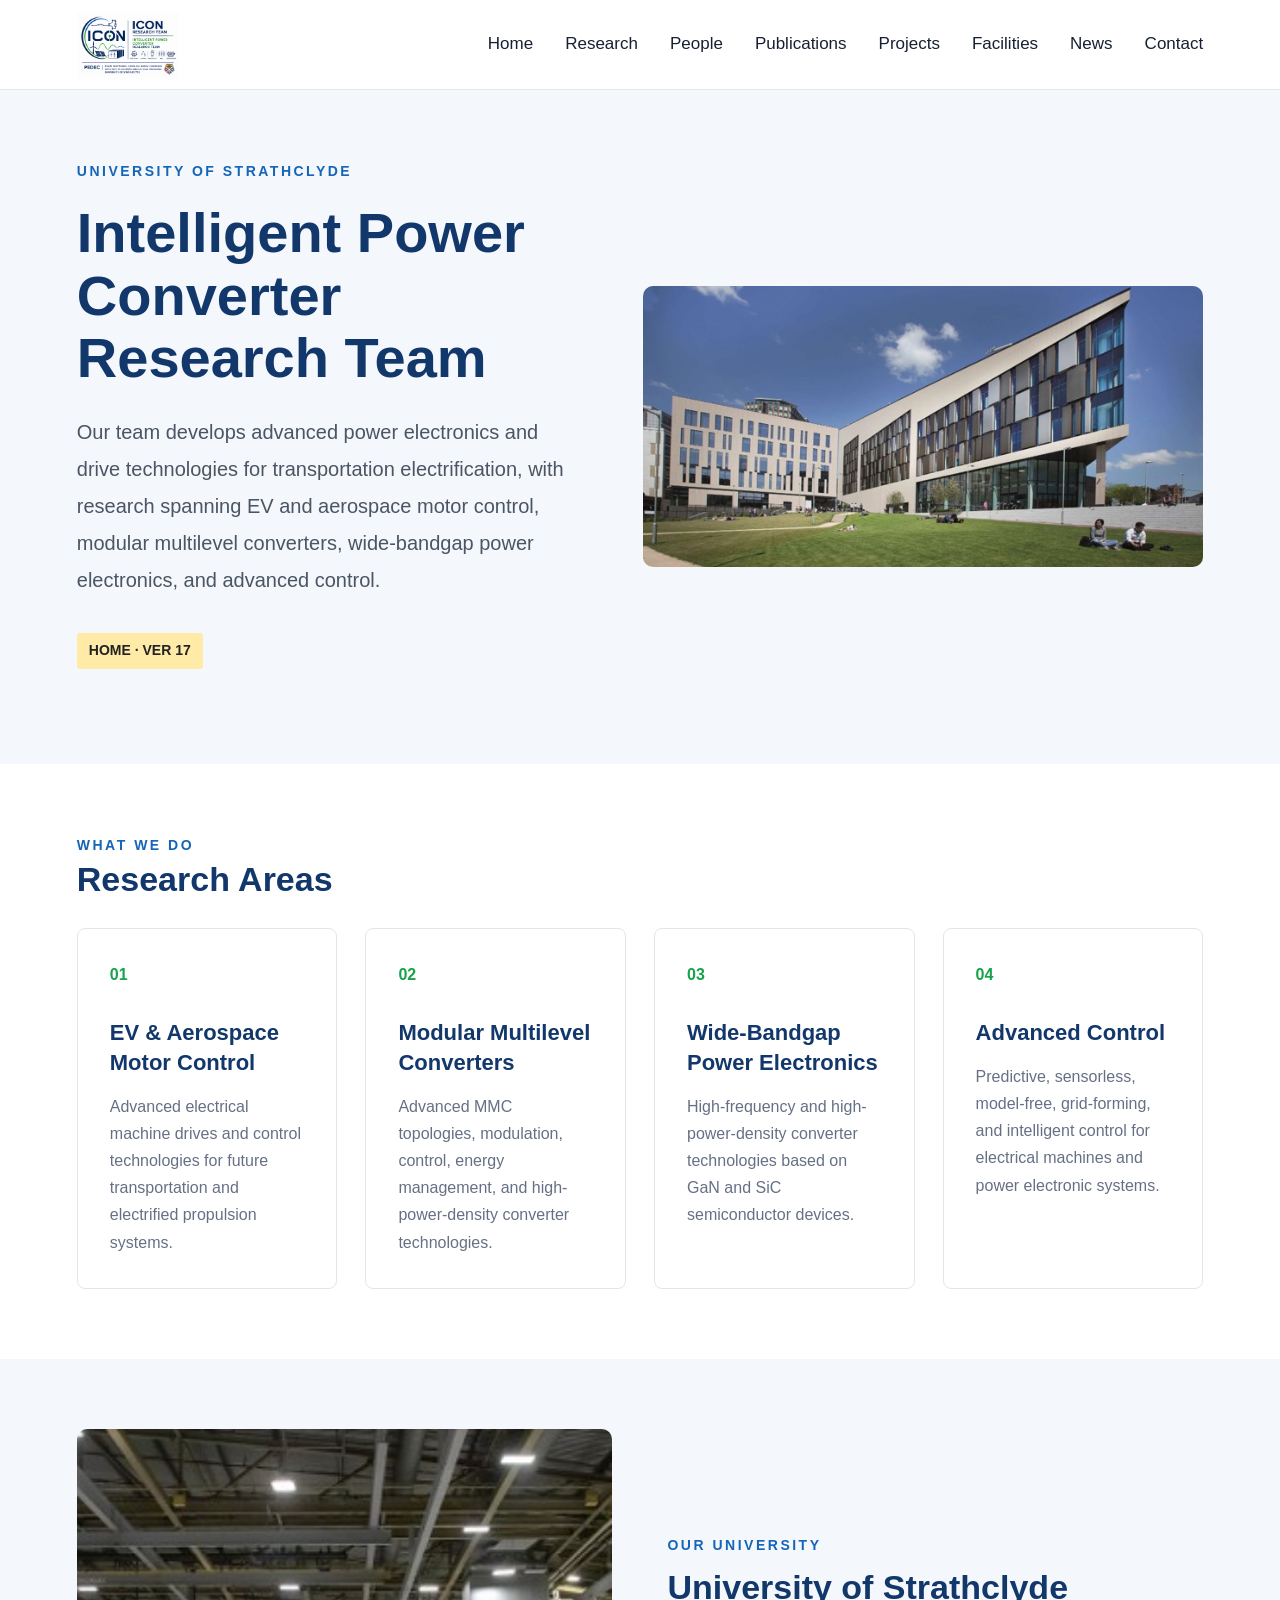
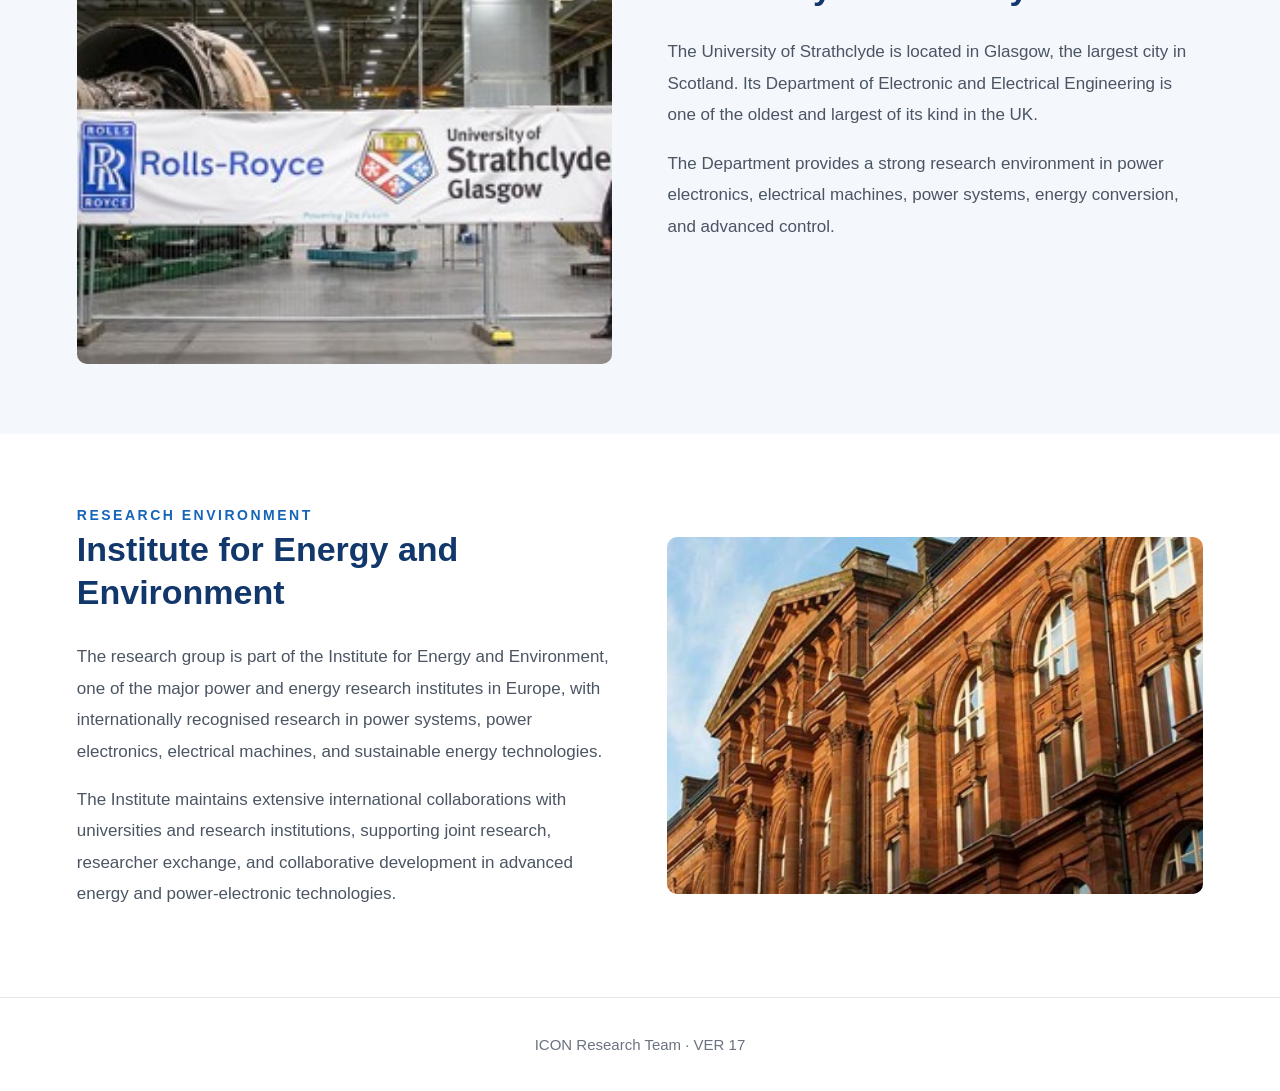
<file: index.html>
<!DOCTYPE html>
<html lang="en">

<head>

    <meta charset="UTF-8">

    <meta name="viewport"
          content="width=device-width, initial-scale=1.0">

    <title>ICON Research Team | VER 17</title>

    <link rel="stylesheet" href="./css/style.css?v=12">


    <style>

        /* =========================
           Home Hero Layout
        ========================= */

        .home-hero {
            background: #f4f7fb;
            padding: 70px 6%;
        }

        .home-hero-layout {
            max-width: 1450px;
            margin: 0 auto;

            display: grid;
            grid-template-columns: 0.95fr 1.05fr;

            gap: 60px;
            align-items: center;
        }

        .home-eyebrow {
            color: #1565b8;

            font-size: 14px;
            font-weight: 700;

            letter-spacing: 2.5px;
        }

        .home-title {
            margin: 18px 0 24px;

            font-size: 56px;
            line-height: 1.12;

            color: #12376b;
        }

        .home-intro {
            font-size: 20px;

            line-height: 1.85;

            color: #4b5563;
        }

        .home-hero-image img {
            width: 100%;

            display: block;

            border-radius: 10px;
        }


        /* =========================
           Research Area Cards
        ========================= */

        .home-research-grid {
            display: grid;

            grid-template-columns:
                repeat(4, 1fr);

            gap: 28px;
        }

        .home-research-card {
            min-height: 270px;

            padding: 32px;

            border: 1px solid #e1e6ec;

            border-radius: 8px;

            background: #ffffff;
        }

        .home-research-number {
            color: #16a34a;

            font-size: 16px;

            font-weight: 700;

            margin-bottom: 30px;
        }

        .home-research-card h3 {
            margin: 0 0 15px;

            font-size: 22px;

            color: #12376b;
        }

        .home-research-card p {
            margin: 0;

            font-size: 16px;

            line-height: 1.7;

            color: #667085;
        }


        /* =========================
           Strathclyde Section
        ========================= */

        .strath-section {
            background: #f4f7fb;
        }

        .strath-layout {
            display: grid;

            grid-template-columns: 1fr 1fr;

            gap: 55px;

            align-items: center;
        }

        .strath-layout img {
            width: 100%;

            display: block;

            border-radius: 10px;
        }

        .strath-text h2 {
            margin-top: 8px;

            font-size: 34px;

            color: #12376b;
        }

        .strath-text p {
            line-height: 1.85;
        }


        /* =========================
           Institute Section
        ========================= */

        .institute-layout {
            display: grid;

            grid-template-columns: 1fr 1fr;

            gap: 55px;

            align-items: center;
        }

        .institute-layout img {
            width: 100%;

            display: block;

            border-radius: 10px;
        }

        .institute-text h2 {
            font-size: 34px;

            color: #12376b;
        }

        .institute-text p {
            line-height: 1.85;
        }


        /* =========================
           Responsive
        ========================= */

        @media (max-width: 1050px) {

            .home-hero-layout,
            .strath-layout,
            .institute-layout {
                grid-template-columns: 1fr;
            }

            .home-research-grid {
                grid-template-columns:
                    repeat(2, 1fr);
            }

        }


        @media (max-width: 650px) {

            .home-title {
                font-size: 40px;
            }

            .home-intro {
                font-size: 18px;
            }

            .home-research-grid {
                grid-template-columns: 1fr;
            }

        }

    </style>

</head>


<body>


<header>

    <div class="logo">

        <a href="./index.html">

            <img
                src="./images/logo/logo.png"
                alt="ICON Research Team">

        </a>

    </div>


    <nav>

        <a href="./index.html">Home</a>

        <a href="./research.html">Research</a>

        <a href="./people.html">People</a>

        <a href="./publications.html">Publications</a>

        <a href="./projects.html">Projects</a>

        <a href="./facilities.html">Facilities</a>

        <a href="#">News</a>

        <a href="./contact.html">Contact</a>

    </nav>

</header>



<!-- =========================
     HERO
========================= -->

<section class="home-hero">

    <div class="home-hero-layout">


        <div>

            <div class="home-eyebrow">
                UNIVERSITY OF STRATHCLYDE
            </div>


            <h1 class="home-title">
                Intelligent Power Converter Research Team
            </h1>


            <p class="home-intro">

                Our team develops advanced power electronics and drive
                technologies for transportation electrification, with
                research spanning EV and aerospace motor control,
                modular multilevel converters, wide-bandgap power
                electronics, and advanced control.

            </p>


            <p class="version-badge">
                HOME · VER 17
            </p>

        </div>


        <div class="home-hero-image">

            <img
                src="./images/facilities/Strath.jpg"
                alt="University of Strathclyde">

        </div>


    </div>

</section>



<!-- =========================
     RESEARCH AREAS
========================= -->

<section class="section">

    <div class="container">


        <div class="home-eyebrow">
            WHAT WE DO
        </div>


        <h2>
            Research Areas
        </h2>


        <div class="home-research-grid">


            <div class="home-research-card">

                <div class="home-research-number">
                    01
                </div>

                <h3>
                    EV & Aerospace Motor Control
                </h3>

                <p>
                    Advanced electrical machine drives and control
                    technologies for future transportation and
                    electrified propulsion systems.
                </p>

            </div>



            <div class="home-research-card">

                <div class="home-research-number">
                    02
                </div>

                <h3>
                    Modular Multilevel Converters
                </h3>

                <p>
                    Advanced MMC topologies, modulation,
                    control, energy management, and
                    high-power-density converter technologies.
                </p>

            </div>



            <div class="home-research-card">

                <div class="home-research-number">
                    03
                </div>

                <h3>
                    Wide-Bandgap Power Electronics
                </h3>

                <p>
                    High-frequency and high-power-density converter
                    technologies based on GaN and SiC semiconductor devices.
                </p>

            </div>



            <div class="home-research-card">

                <div class="home-research-number">
                    04
                </div>

                <h3>
                    Advanced Control
                </h3>

                <p>
                    Predictive, sensorless, model-free,
                    grid-forming, and intelligent control
                    for electrical machines and power electronic systems.
                </p>

            </div>


        </div>

    </div>

</section>



<!-- =========================
     UNIVERSITY OF STRATHCLYDE
========================= -->

<section class="section strath-section">

    <div class="container">


        <div class="strath-layout">


            <div>

                <img
                    src="./images/facilities/Strath1.jpg"
                    alt="University of Strathclyde">

            </div>


            <div class="strath-text">


                <div class="home-eyebrow">
                    OUR UNIVERSITY
                </div>


                <h2>
                    University of Strathclyde
                </h2>


                <p>

                    The University of Strathclyde is located in Glasgow,
                    the largest city in Scotland. Its Department of Electronic
                    and Electrical Engineering is one of the oldest and largest
                    of its kind in the UK.

                </p>


                <p>

                    The Department provides a strong research environment
                    in power electronics, electrical machines, power systems,
                    energy conversion, and advanced control.

                </p>


            </div>


        </div>

    </div>

</section>



<!-- =========================
     INSTITUTE / COLLABORATION
========================= -->

<section class="section">

    <div class="container">


        <div class="institute-layout">


            <div class="institute-text">


                <div class="home-eyebrow">
                    RESEARCH ENVIRONMENT
                </div>


                <h2>
                    Institute for Energy and Environment
                </h2>


                <p>

                    The research group is part of the Institute for Energy
                    and Environment, one of the major power and energy
                    research institutes in Europe, with internationally
                    recognised research in power systems, power electronics,
                    electrical machines, and sustainable energy technologies.

                </p>


                <p>

                    The Institute maintains extensive international
                    collaborations with universities and research institutions,
                    supporting joint research, researcher exchange,
                    and collaborative development in advanced energy
                    and power-electronic technologies.

                </p>


            </div>


            <div>

                <img
                    src="./images/facilities/Strath2.jpg"
                    alt="Institute for Energy and Environment">

            </div>


        </div>

    </div>

</section>



<footer>

    ICON Research Team · VER 17

</footer>


</body>

</html>
</file>
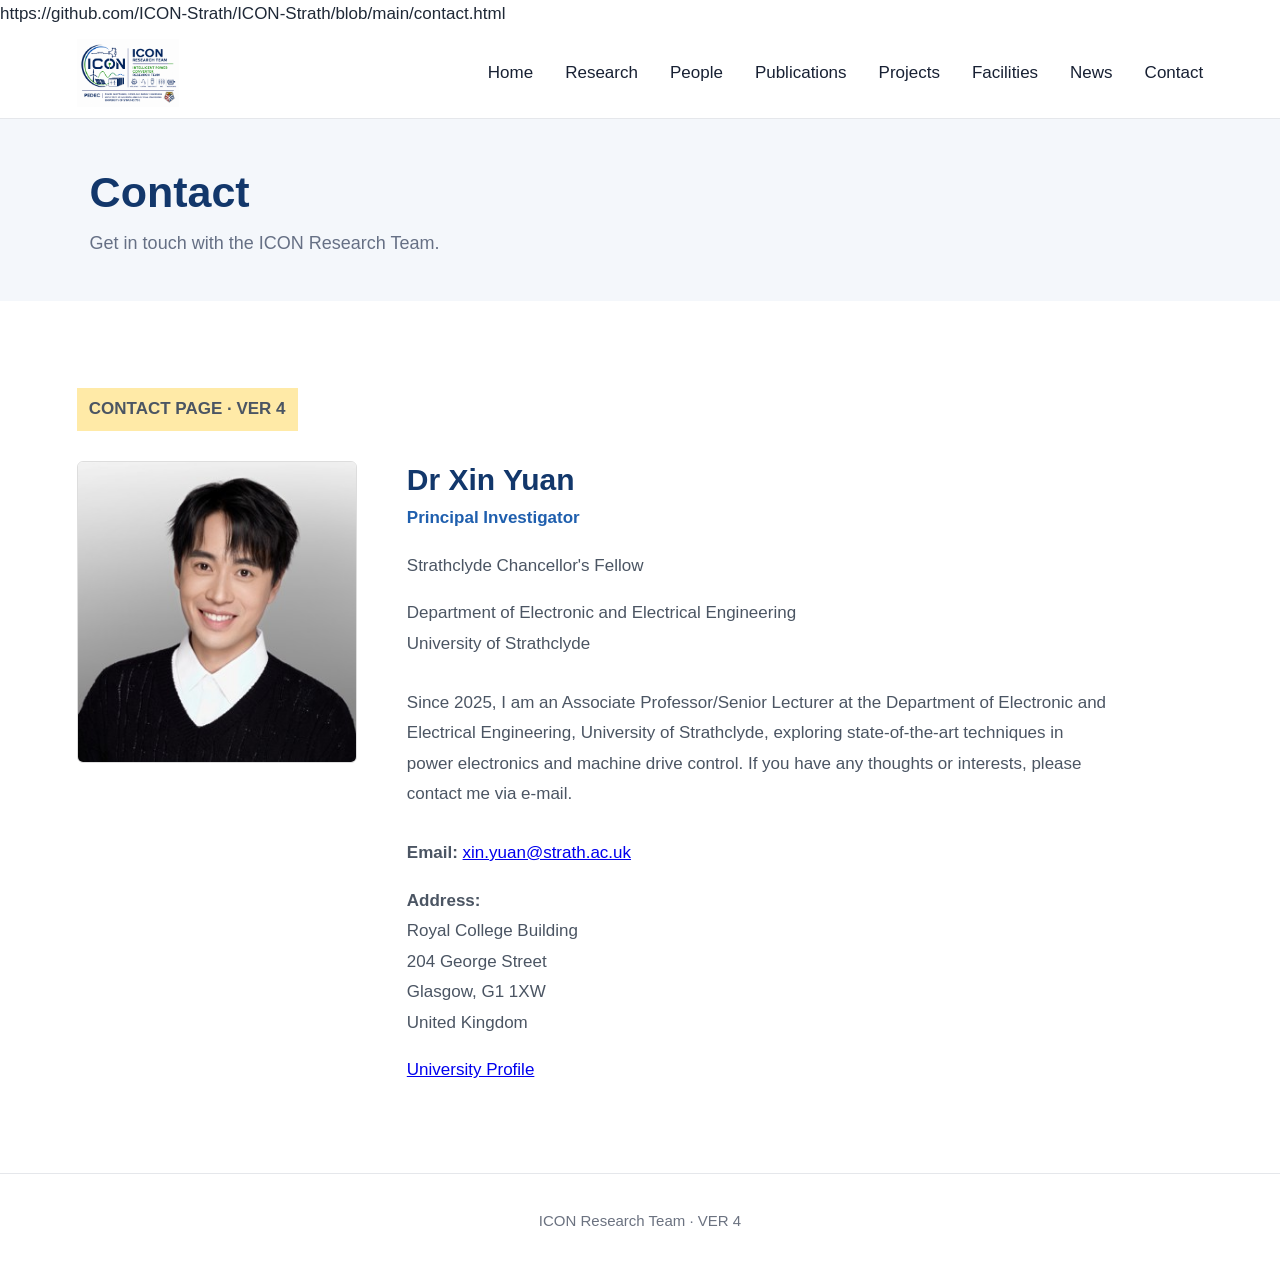
<file: contact.html>
<!DOCTYPE html>
<html lang="en">

<head>
    <meta charset="UTF-8">
    <meta name="viewport" content="width=device-width, initial-scale=1.0">

    <title>Contact | ICON Research Team | VER 4</title>

    <link rel="stylesheet" href="./css/style.css?v=4">
</head>
https://github.com/ICON-Strath/ICON-Strath/blob/main/contact.html
<body>

<header>

    <div class="logo">
        <a href="./index.html">
            <img src="./images/logo/logo.png" alt="ICON Research Team">
        </a>
    </div>

    <nav>
        <a href="./index.html">Home</a>
        <a href="./research.html">Research</a>
        <a href="./people.html">People</a>
        <a href="./publications.html">Publications</a>
        <a href="./projects.html">Projects</a>
        <a href="./facilities.html">Facilities</a>
        <a href="#">News</a>
        <a href="./contact.html">Contact</a>
    </nav>

</header>


<section class="page-header">

    <h1>Contact</h1>

    <p>
        Get in touch with the ICON Research Team.
    </p>

</section>


<section class="section">

    <div class="container">

        <p style="
            display:inline-block;
            background:#ffeaa7;
            padding:6px 12px;
            font-weight:bold;
            margin-bottom:30px;
        ">
            CONTACT PAGE · VER 4
        </p>


        <div style="
            display:flex;
            gap:50px;
            align-items:flex-start;
            flex-wrap:wrap;
        ">


            <!-- Xin Yuan Photo -->

            <div style="
                width:280px;
                flex-shrink:0;
            ">

                <img
                    src="./images/people/Xinyuan.jpg"
                    alt="Dr Xin Yuan"
                    style="
                        width:280px;
                        height:auto;
                        display:block;
                        border-radius:6px;
                        border:1px solid #ddd;
                    "
                >

            </div>


            <!-- Contact Information -->

            <div style="
                max-width:700px;
                flex:1;
                min-width:300px;
            ">

                <h2 style="
                    font-size:30px;
                    margin-top:0;
                    margin-bottom:5px;
                ">
                    Dr Xin Yuan
                </h2>


                <p style="
                    color:#1f5fae;
                    font-weight:600;
                    margin-top:0;
                ">
                    Principal Investigator
                </p>


                <p>
                    Strathclyde Chancellor's Fellow
                </p>


                <p>
                    Department of Electronic and Electrical Engineering<br>
                    University of Strathclyde
                </p>


                <p style="
                    margin-top:28px;
                    line-height:1.8;
                ">
                    Since 2025, I am an Associate Professor/Senior Lecturer
                    at the Department of Electronic and Electrical Engineering,
                    University of Strathclyde, exploring state-of-the-art
                    techniques in power electronics and machine drive control.
                    If you have any thoughts or interests, please contact me
                    via e-mail.
                </p>


                <p style="margin-top:28px;">

                    <strong>Email:</strong>

                    <a href="mailto:xin.yuan@strath.ac.uk">
                        xin.yuan@strath.ac.uk
                    </a>

                </p>


                <p>

                    <strong>Address:</strong><br>

                    Royal College Building<br>
                    204 George Street<br>
                    Glasgow, G1 1XW<br>
                    United Kingdom

                </p>


                <p>

                    <a
                        href="https://www.strath.ac.uk/staff/yuanxindr/"
                        target="_blank"
                        rel="noopener">

                        University Profile

                    </a>

                </p>

            </div>


        </div>

    </div>

</section>


<footer>
    ICON Research Team · VER 4
</footer>


</body>

</html>
</file>
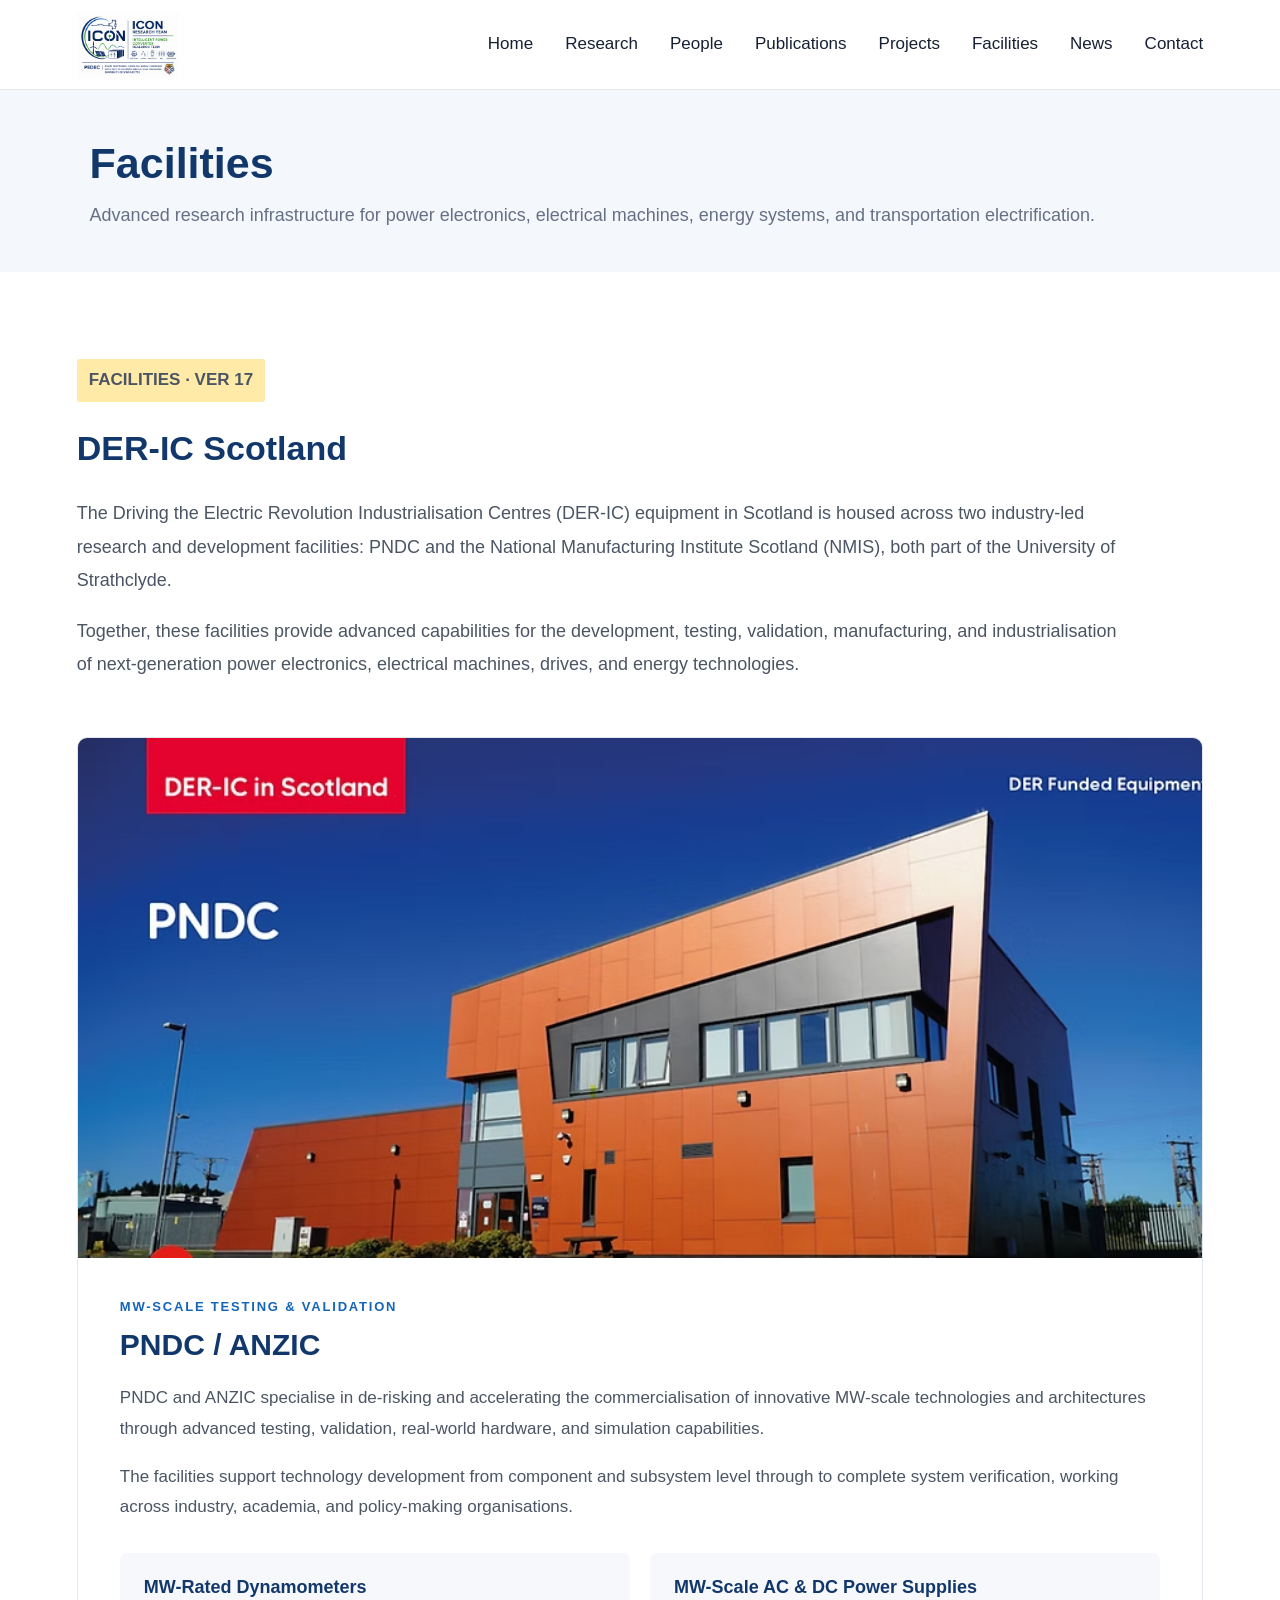
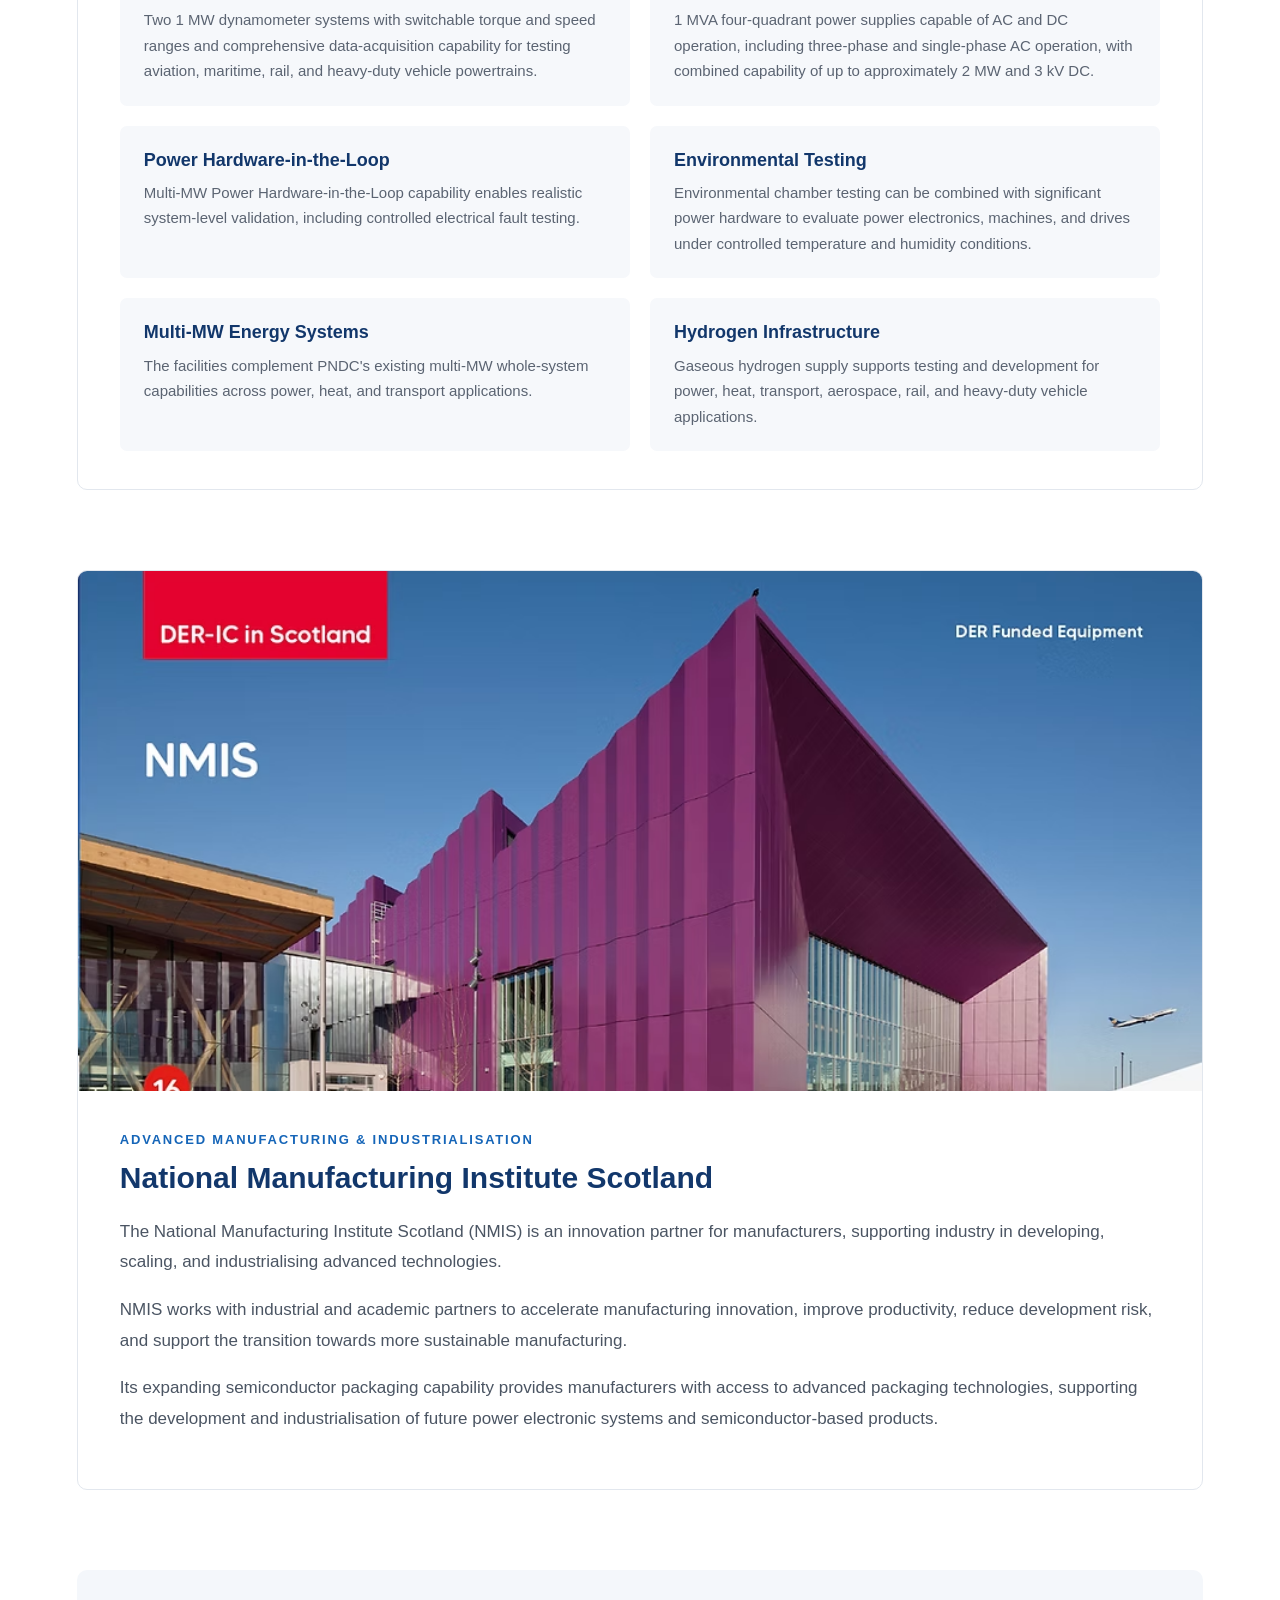
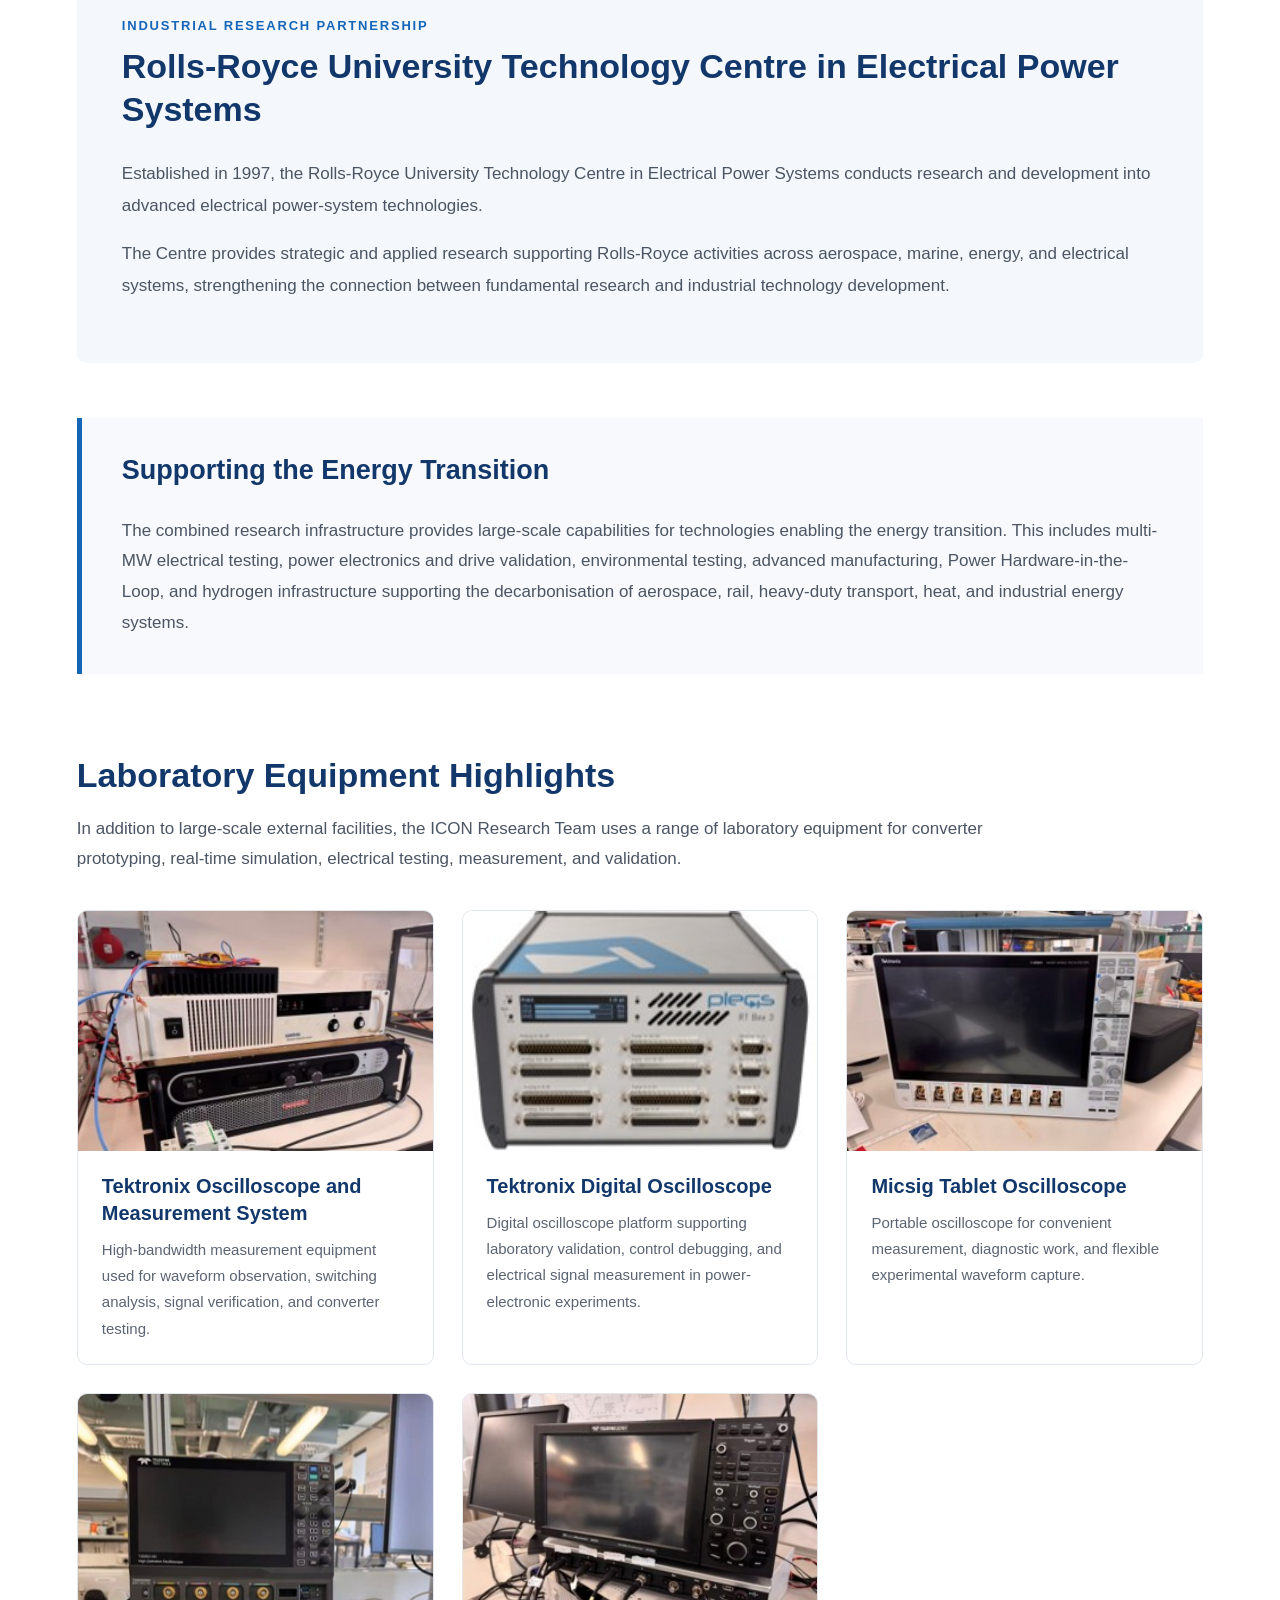
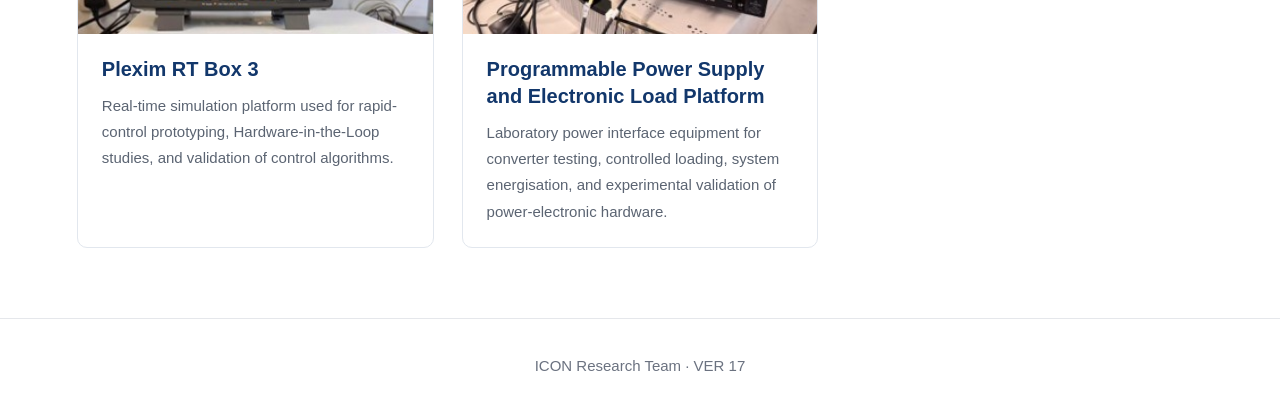
<file: facilities.html>
<!DOCTYPE html>
<html lang="en">

<head>

    <meta charset="UTF-8">

    <meta name="viewport"
          content="width=device-width, initial-scale=1.0">

    <title>Facilities | ICON Research Team | VER 17</title>

    <link rel="stylesheet" href="./css/style.css?v=12">


    <style>

        /* =========================================
           Facilities Introduction
        ========================================= */

        .facility-intro {
            max-width: 1050px;
            margin-bottom: 55px;
        }

        .facility-intro p {
            font-size: 18px;
            line-height: 1.85;
        }


        /* =========================================
           Major Facility Sections
        ========================================= */

        .major-facility {
            margin-bottom: 80px;

            border: 1px solid #e2e7ee;

            border-radius: 10px;

            overflow: hidden;

            background: #ffffff;
        }


        .major-facility-image img {
            width: 100%;

            max-height: 520px;

            object-fit: cover;

            display: block;
        }


        .major-facility-content {
            padding: 38px 42px;
        }


        .facility-label {
            margin-bottom: 8px;

            color: #1565b8;

            font-size: 13px;

            font-weight: 700;

            letter-spacing: 1.8px;
        }


        .major-facility-content h2 {
            margin: 0 0 20px;

            font-size: 30px;

            color: #12376b;
        }


        .major-facility-content p {
            max-width: 1050px;

            font-size: 17px;

            line-height: 1.8;
        }


        /* =========================================
           Capability List
        ========================================= */

        .capability-grid {
            display: grid;

            grid-template-columns:
                repeat(2, 1fr);

            gap: 20px;

            margin-top: 30px;
        }


        .capability-card {
            padding: 22px 24px;

            background: #f6f8fb;

            border-radius: 7px;
        }


        .capability-card h3 {
            margin: 0 0 8px;

            font-size: 18px;

            color: #12376b;
        }


        .capability-card p {
            margin: 0;

            font-size: 15px;

            line-height: 1.7;

            color: #5b6472;
        }


        /* =========================================
           Supporting Research Facility
        ========================================= */

        .support-section {
            margin-top: 30px;

            padding: 45px;

            background: #f4f7fb;

            border-radius: 10px;
        }


        .support-section h2 {
            margin-top: 0;

            color: #12376b;
        }


        .support-section p {
            max-width: 1050px;

            font-size: 17px;

            line-height: 1.85;
        }


        /* =========================================
           Highlight
        ========================================= */

        .highlight-box {
            margin-top: 55px;

            padding: 36px 40px;

            border-left: 5px solid #1565b8;

            background: #f7f9fc;
        }


        .highlight-box h2 {
            margin-top: 0;

            font-size: 27px;

            color: #12376b;
        }


        .highlight-box p {
            margin-bottom: 0;

            max-width: 1050px;

            font-size: 17px;

            line-height: 1.8;
        }


        /* =========================================
           Equipment Highlights
        ========================================= */

        .equipment-section {
            margin-top: 80px;
        }

        .equipment-section h2 {
            margin-bottom: 16px;
        }

        .equipment-intro {
            max-width: 950px;
            margin-bottom: 35px;
        }

        .equipment-grid {
            display: grid;
            grid-template-columns: repeat(3, 1fr);
            gap: 28px;
        }

        .equipment-card {
            border: 1px solid #e2e7ee;
            border-radius: 10px;
            overflow: hidden;
            background: #ffffff;
        }

        .equipment-card img {
            width: 100%;
            height: 240px;
            object-fit: cover;
            display: block;
        }

        .equipment-content {
            padding: 22px 24px;
        }

        .equipment-content h3 {
            margin: 0 0 10px;
            font-size: 20px;
            color: #12376b;
        }

        .equipment-content p {
            margin: 0;
            font-size: 15px;
            line-height: 1.75;
            color: #5b6472;
        }


        /* =========================================
           Responsive
        ========================================= */

        @media (max-width: 1000px) {
            .equipment-grid {
                grid-template-columns: repeat(2, 1fr);
            }
        }

        @media (max-width: 850px) {

            .capability-grid {
                grid-template-columns: 1fr;
            }

            .major-facility-content {
                padding: 28px;
            }

            .support-section {
                padding: 30px;
            }

            .equipment-grid {
                grid-template-columns: 1fr;
            }

        }

    </style>

</head>



<body>


<header>

    <div class="logo">

        <a href="./index.html">

            <img
                src="./images/logo/logo.png"
                alt="ICON Research Team">

        </a>

    </div>


    <nav>

        <a href="./index.html">Home</a>

        <a href="./research.html">Research</a>

        <a href="./people.html">People</a>

        <a href="./publications.html">Publications</a>

        <a href="./projects.html">Projects</a>

        <a href="./facilities.html">Facilities</a>

        <a href="#">News</a>

        <a href="./contact.html">Contact</a>

    </nav>

</header>



<section class="page-header">

    <h1>
        Facilities
    </h1>

    <p>
        Advanced research infrastructure for power electronics,
        electrical machines, energy systems, and transportation electrification.
    </p>

</section>



<section class="section">

    <div class="container">


        <p class="version-badge">
            FACILITIES · VER 17
        </p>



        <!-- =========================================
             DER-IC INTRODUCTION
        ========================================== -->

        <div class="facility-intro">

            <h2>
                DER-IC Scotland
            </h2>


            <p>
                The Driving the Electric Revolution Industrialisation
                Centres (DER-IC) equipment in Scotland is housed across
                two industry-led research and development facilities:
                PNDC and the National Manufacturing Institute Scotland
                (NMIS), both part of the University of Strathclyde.
            </p>


            <p>
                Together, these facilities provide advanced capabilities
                for the development, testing, validation, manufacturing,
                and industrialisation of next-generation power electronics,
                electrical machines, drives, and energy technologies.
            </p>

        </div>



        <!-- =========================================
             PNDC / ANZIC
        ========================================== -->

        <section class="major-facility">

            <div class="major-facility-image">

                <img
                    src="./images/facilities/facilities1.avif"
                    alt="PNDC and ANZIC">

            </div>


            <div class="major-facility-content">

                <div class="facility-label">
                    MW-SCALE TESTING & VALIDATION
                </div>

                <h2>
                    PNDC / ANZIC
                </h2>

                <p>
                    PNDC and ANZIC specialise in de-risking
                    and accelerating the commercialisation of innovative
                    MW-scale technologies and architectures through
                    advanced testing, validation, real-world hardware,
                    and simulation capabilities.
                </p>

                <p>
                    The facilities support technology development from
                    component and subsystem level through to complete
                    system verification, working across industry,
                    academia, and policy-making organisations.
                </p>


                <div class="capability-grid">

                    <div class="capability-card">
                        <h3>
                            MW-Rated Dynamometers
                        </h3>
                        <p>
                            Two 1 MW dynamometer systems with switchable
                            torque and speed ranges and comprehensive
                            data-acquisition capability for testing
                            aviation, maritime, rail, and heavy-duty
                            vehicle powertrains.
                        </p>
                    </div>

                    <div class="capability-card">
                        <h3>
                            MW-Scale AC & DC Power Supplies
                        </h3>
                        <p>
                            1 MVA four-quadrant power supplies capable
                            of AC and DC operation, including three-phase
                            and single-phase AC operation, with combined
                            capability of up to approximately 2 MW
                            and 3 kV DC.
                        </p>
                    </div>

                    <div class="capability-card">
                        <h3>
                            Power Hardware-in-the-Loop
                        </h3>
                        <p>
                            Multi-MW Power Hardware-in-the-Loop capability
                            enables realistic system-level validation,
                            including controlled electrical fault testing.
                        </p>
                    </div>

                    <div class="capability-card">
                        <h3>
                            Environmental Testing
                        </h3>
                        <p>
                            Environmental chamber testing can be combined
                            with significant power hardware to evaluate
                            power electronics, machines, and drives under
                            controlled temperature and humidity conditions.
                        </p>
                    </div>

                    <div class="capability-card">
                        <h3>
                            Multi-MW Energy Systems
                        </h3>
                        <p>
                            The facilities complement PNDC's existing
                            multi-MW whole-system capabilities across
                            power, heat, and transport applications.
                        </p>
                    </div>

                    <div class="capability-card">
                        <h3>
                            Hydrogen Infrastructure
                        </h3>
                        <p>
                            Gaseous hydrogen supply supports testing
                            and development for power, heat, transport,
                            aerospace, rail, and heavy-duty vehicle
                            applications.
                        </p>
                    </div>

                </div>

            </div>

        </section>



        <!-- =========================================
             NMIS
        ========================================== -->

        <section class="major-facility">

            <div class="major-facility-image">

                <img
                    src="./images/facilities/facilities2.avif"
                    alt="National Manufacturing Institute Scotland">

            </div>


            <div class="major-facility-content">

                <div class="facility-label">
                    ADVANCED MANUFACTURING & INDUSTRIALISATION
                </div>

                <h2>
                    National Manufacturing Institute Scotland
                </h2>

                <p>
                    The National Manufacturing Institute Scotland
                    (NMIS) is an innovation partner for manufacturers,
                    supporting industry in developing, scaling, and
                    industrialising advanced technologies.
                </p>

                <p>
                    NMIS works with industrial and academic partners
                    to accelerate manufacturing innovation, improve
                    productivity, reduce development risk, and support
                    the transition towards more sustainable manufacturing.
                </p>

                <p>
                    Its expanding semiconductor packaging capability
                    provides manufacturers with access to advanced
                    packaging technologies, supporting the development
                    and industrialisation of future power electronic
                    systems and semiconductor-based products.
                </p>

            </div>

        </section>



        <!-- =========================================
             ROLLS-ROYCE UTC
        ========================================== -->

        <section class="support-section">

            <div class="facility-label">
                INDUSTRIAL RESEARCH PARTNERSHIP
            </div>

            <h2>
                Rolls-Royce University Technology Centre
                in Electrical Power Systems
            </h2>

            <p>
                Established in 1997, the Rolls-Royce University
                Technology Centre in Electrical Power Systems
                conducts research and development into advanced
                electrical power-system technologies.
            </p>

            <p>
                The Centre provides strategic and applied research
                supporting Rolls-Royce activities across aerospace,
                marine, energy, and electrical systems, strengthening
                the connection between fundamental research and
                industrial technology development.
            </p>

        </section>



        <!-- =========================================
             ENERGY TRANSITION
        ========================================== -->

        <div class="highlight-box">

            <h2>
                Supporting the Energy Transition
            </h2>

            <p>
                The combined research infrastructure provides
                large-scale capabilities for technologies enabling
                the energy transition. This includes multi-MW electrical
                testing, power electronics and drive validation,
                environmental testing, advanced manufacturing,
                Power Hardware-in-the-Loop, and hydrogen infrastructure
                supporting the decarbonisation of aerospace, rail,
                heavy-duty transport, heat, and industrial energy systems.
            </p>

        </div>



        <!-- =========================================
             EQUIPMENT HIGHLIGHTS
        ========================================== -->

        <div class="equipment-section">

            <h2>
                Laboratory Equipment Highlights
            </h2>

            <p class="equipment-intro">
                In addition to large-scale external facilities, the ICON
                Research Team uses a range of laboratory equipment for
                converter prototyping, real-time simulation, electrical
                testing, measurement, and validation.
            </p>


            <div class="equipment-grid">

                <div class="equipment-card">
                    <img
                        src="./images/facilities/facilities3.jpg"
                        alt="Tektronix Oscilloscope and Measurement System">
                    <div class="equipment-content">
                        <h3>
                            Tektronix Oscilloscope and Measurement System
                        </h3>
                        <p>
                            High-bandwidth measurement equipment used for
                            waveform observation, switching analysis,
                            signal verification, and converter testing.
                        </p>
                    </div>
                </div>


                <div class="equipment-card">
                    <img
                        src="./images/facilities/facilities4.jpg"
                        alt="Tektronix Digital Oscilloscope">
                    <div class="equipment-content">
                        <h3>
                            Tektronix Digital Oscilloscope
                        </h3>
                        <p>
                            Digital oscilloscope platform supporting
                            laboratory validation, control debugging,
                            and electrical signal measurement in
                            power-electronic experiments.
                        </p>
                    </div>
                </div>


                <div class="equipment-card">
                    <img
                        src="./images/facilities/facilities5.jpg"
                        alt="Micsig Tablet Oscilloscope">
                    <div class="equipment-content">
                        <h3>
                            Micsig Tablet Oscilloscope
                        </h3>
                        <p>
                            Portable oscilloscope for convenient
                            measurement, diagnostic work, and flexible
                            experimental waveform capture.
                        </p>
                    </div>
                </div>


                <div class="equipment-card">
                    <img
                        src="./images/facilities/facilities6.jpg"
                        alt="Plexim RT Box 3">
                    <div class="equipment-content">
                        <h3>
                            Plexim RT Box 3
                        </h3>
                        <p>
                            Real-time simulation platform used for
                            rapid-control prototyping, Hardware-in-the-Loop
                            studies, and validation of control algorithms.
                        </p>
                    </div>
                </div>


                <div class="equipment-card">
                    <img
                        src="./images/facilities/facilities7.jpg"
                        alt="Programmable Power Supply and Electronic Load Platform">
                    <div class="equipment-content">
                        <h3>
                            Programmable Power Supply and Electronic Load Platform
                        </h3>
                        <p>
                            Laboratory power interface equipment for
                            converter testing, controlled loading,
                            system energisation, and experimental
                            validation of power-electronic hardware.
                        </p>
                    </div>
                </div>

            </div>

        </div>


    </div>

</section>



<footer>

    ICON Research Team · VER 17

</footer>


</body>

</html>
</file>
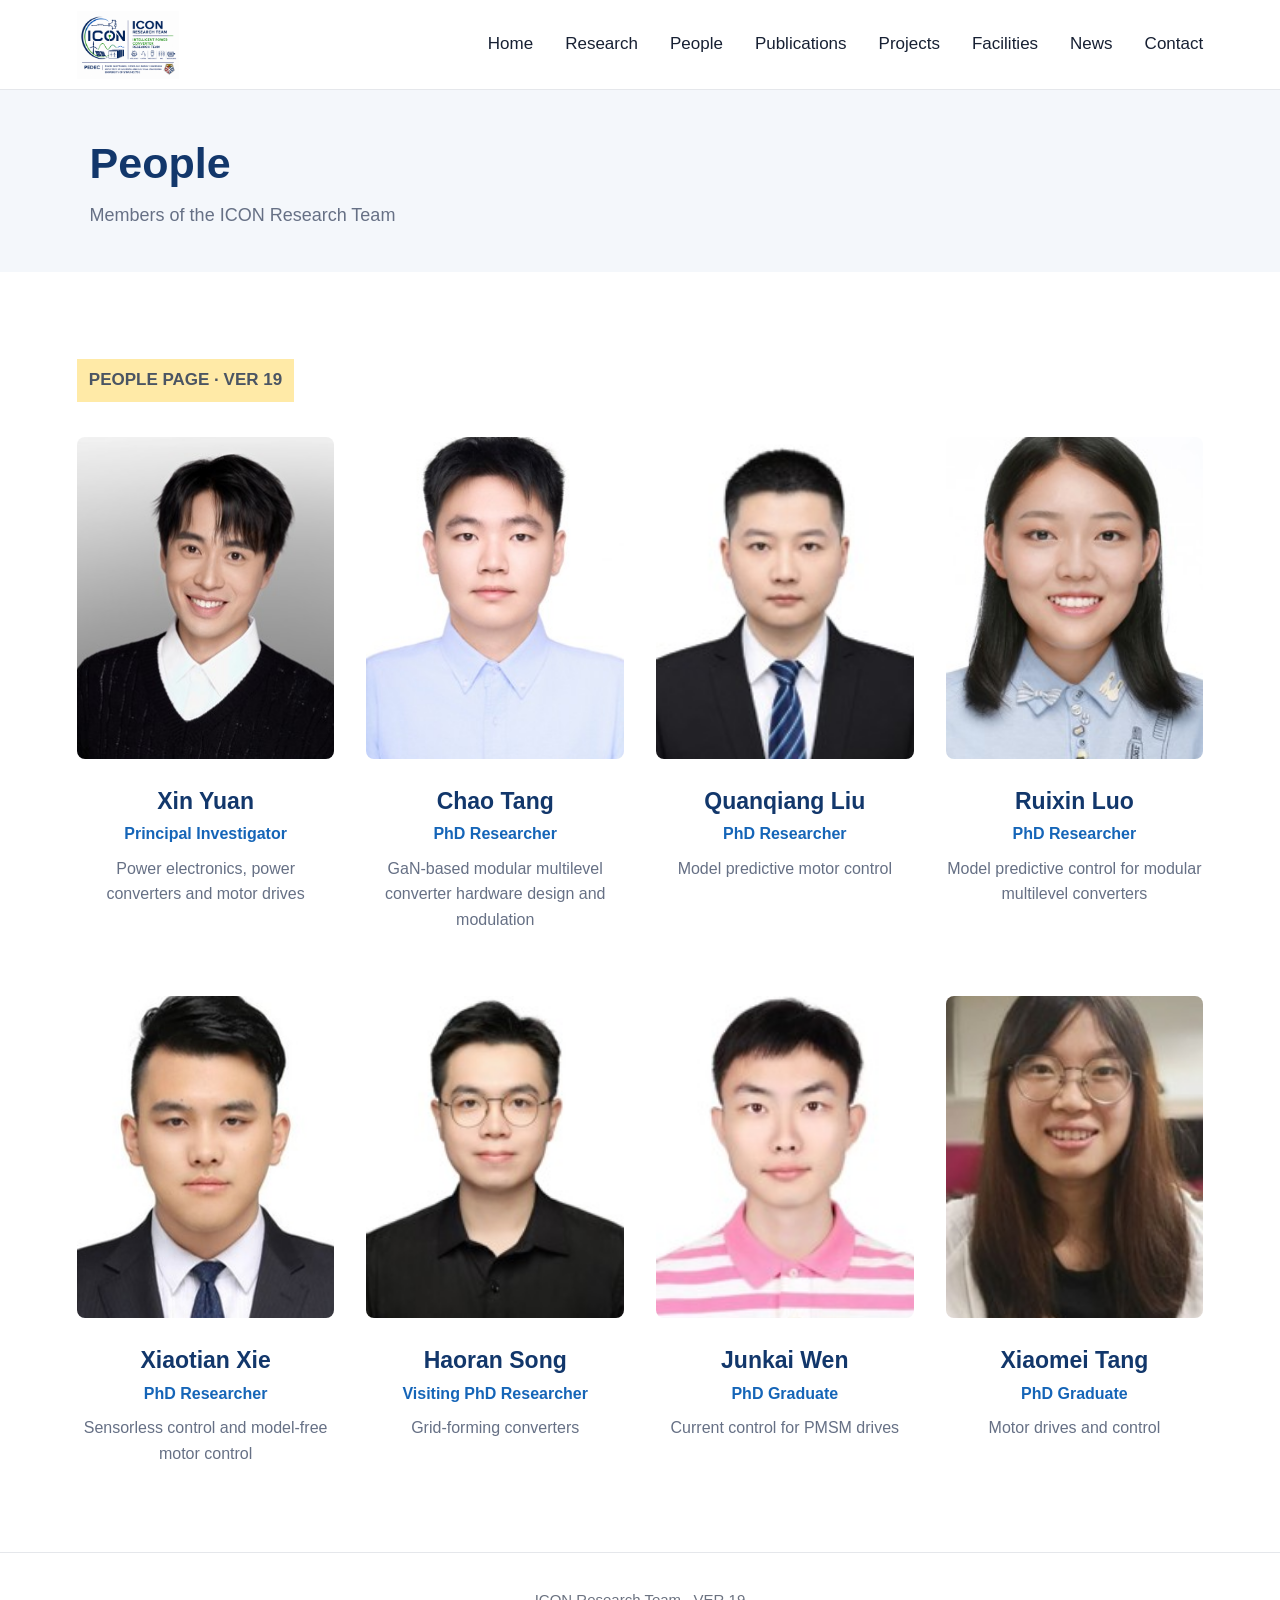
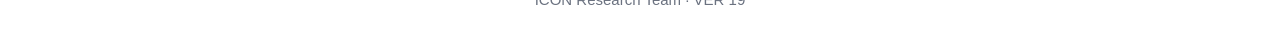
<file: people.html>
<!DOCTYPE html>
<html lang="en">

<head>

    <meta charset="UTF-8">

    <meta name="viewport"
          content="width=device-width, initial-scale=1.0">

    <title>People | ICON Research Team | VER 19</title>

    <link rel="stylesheet" href="./css/style.css?v=12">

</head>


<body>


<header>

    <div class="logo">

        <a href="./index.html">

            <img
                src="./images/logo/logo.png"
                alt="ICON Research Team">

        </a>

    </div>


    <nav>

        <a href="./index.html">Home</a>

        <a href="./research.html">Research</a>

        <a href="./people.html">People</a>

        <a href="./publications.html">Publications</a>

        <a href="./projects.html">Projects</a>

        <a href="./facilities.html">Facilities</a>

        <a href="#">News</a>

        <a href="./contact.html">Contact</a>

    </nav>

</header>


<section class="page-header">

    <h1>People</h1>

    <p>
        Members of the ICON Research Team
    </p>

</section>


<section class="section">

    <div class="container">


        <p style="
            display:inline-block;
            background:#ffeaa7;
            padding:6px 12px;
            font-weight:bold;
            margin-bottom:35px;
        ">
            PEOPLE PAGE · VER 19
        </p>


        <div class="people-grid">


            <!-- Xin Yuan -->

            <div class="person-card">

                <img
                    src="./images/people/Xinyuan.jpg"
                    alt="Xin Yuan">

                <h2>Xin Yuan</h2>

                <div class="role">
                    Principal Investigator
                </div>

                <p class="topic">
                    Power electronics,
                    power converters and motor drives
                </p>

            </div>


            <!-- Chao Tang -->

            <div class="person-card">

                <img
                    src="./images/people/Chaotang.jpg"
                    alt="Chao Tang">

                <h2>Chao Tang</h2>

                <div class="role">
                    PhD Researcher
                </div>

                <p class="topic">
                    GaN-based modular multilevel converter
                    hardware design and modulation
                </p>

            </div>


            <!-- Quanqiang Liu -->

            <div class="person-card">

                <img
                    src="./images/people/Quanqiangliu.jpg"
                    alt="Quanqiang Liu">

                <h2>Quanqiang Liu</h2>

                <div class="role">
                    PhD Researcher
                </div>

                <p class="topic">
                    Model predictive motor control
                </p>

            </div>


            <!-- Ruixin Luo -->

            <div class="person-card">

                <img
                    src="./images/people/Ruixinluo.jpg"
                    alt="Ruixin Luo">

                <h2>Ruixin Luo</h2>

                <div class="role">
                    PhD Researcher
                </div>

                <p class="topic">
                    Model predictive control for
                    modular multilevel converters
                </p>

            </div>


            <!-- Xiaotian Xie -->

            <div class="person-card">

                <img
                    src="./images/people/Xiaotianxie.jpg"
                    alt="Xiaotian Xie">

                <h2>Xiaotian Xie</h2>

                <div class="role">
                    PhD Researcher
                </div>

                <p class="topic">
                    Sensorless control and
                    model-free motor control
                </p>

            </div>


            <!-- Haoran Song -->

            <div class="person-card">

                <img
                    src="./images/people/Haoransong.jpg"
                    alt="Haoran Song">

                <h2>Haoran Song</h2>

                <div class="role">
                    Visiting PhD Researcher
                </div>

                <p class="topic">
                    Grid-forming converters
                </p>

            </div>


            <!-- Junkai Wen -->

            <div class="person-card">

                <img
                    src="./images/people/Junkaiwen.jpg"
                    alt="Junkai Wen">

                <h2>Junkai Wen</h2>

                <div class="role">
                    PhD Graduate
                </div>

                <p class="topic">
                    Current control for PMSM drives
                </p>

            </div>


            <!-- Xiaomei Tang -->

            <div class="person-card">

                <img
                    src="./images/people/Xiaomeitang.jpg"
                    alt="Xiaomei Tang">

                <h2>Xiaomei Tang</h2>

                <div class="role">
                    PhD Graduate
                </div>

                <p class="topic">
                    Motor drives and control
                </p>

            </div>


        </div>

    </div>

</section>


<footer>

    ICON Research Team · VER 19

</footer>


</body>

</html>
</file>
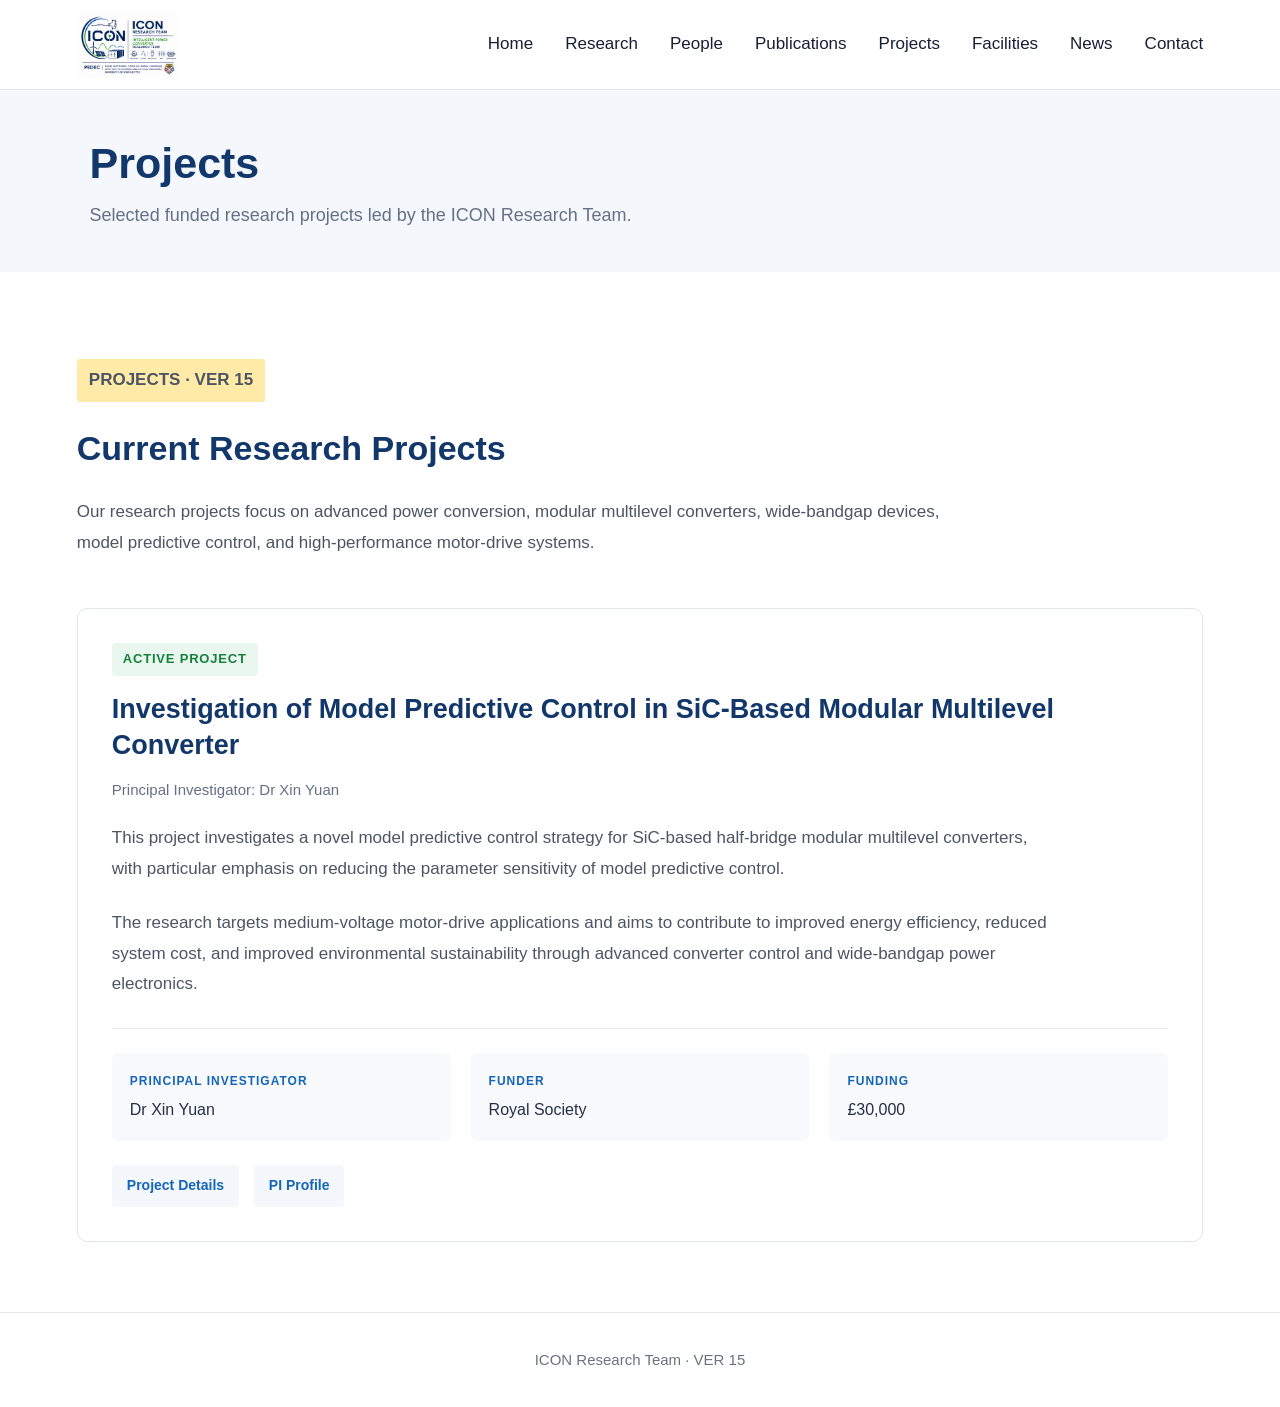
<file: projects.html>
<!DOCTYPE html>
<html lang="en">

<head>

    <meta charset="UTF-8">

    <meta name="viewport"
          content="width=device-width, initial-scale=1.0">

    <title>Projects | ICON Research Team | VER 15</title>

    <link rel="stylesheet" href="./css/style.css?v=12">


    <style>

        /* =========================
           Projects Page
        ========================= */

        .project-intro {
            max-width: 900px;
            margin-bottom: 50px;
        }

        .project-intro p {
            font-size: 17px;
            line-height: 1.8;
        }


        .project-list {
            display: flex;
            flex-direction: column;
            gap: 30px;
        }


        .project-card {
            border: 1px solid #e1e6ec;
            border-radius: 10px;
            background: #ffffff;

            padding: 34px;

            transition:
                transform 0.2s ease,
                box-shadow 0.2s ease;
        }


        .project-card:hover {
            transform: translateY(-3px);

            box-shadow:
                0 12px 30px
                rgba(0,0,0,0.07);
        }


        .project-status {
            display: inline-block;

            padding: 5px 11px;

            margin-bottom: 15px;

            border-radius: 4px;

            background: #eaf7ee;

            color: #16813d;

            font-size: 13px;

            font-weight: 700;

            letter-spacing: 0.8px;
        }


        .project-card h2 {
            margin: 0 0 14px;

            font-size: 27px;

            line-height: 1.35;

            color: #12376b;
        }


        .project-meta {
            margin-bottom: 20px;

            color: #667085;

            font-size: 15px;
        }


        .project-description {
            max-width: 950px;

            margin-bottom: 24px;

            font-size: 17px;

            line-height: 1.8;

            color: #4b5563;
        }


        .project-info {
            display: grid;

            grid-template-columns:
                repeat(3, minmax(0, 1fr));

            gap: 20px;

            margin-top: 28px;

            padding-top: 24px;

            border-top: 1px solid #e5e7eb;
        }


        .project-info-box {
            background: #f7f9fc;

            border-radius: 6px;

            padding: 18px;
        }


        .project-info-label {
            font-size: 12px;

            font-weight: 700;

            letter-spacing: 1px;

            color: #1565b8;

            margin-bottom: 5px;
        }


        .project-info-value {
            font-size: 16px;

            color: #253046;
        }


        .project-links {
            margin-top: 24px;
        }


        .project-link {
            display: inline-block;

            margin-right: 10px;

            padding: 9px 15px;

            border-radius: 4px;

            text-decoration: none;

            background: #f4f7fb;

            color: #1565b8;

            font-size: 14px;

            font-weight: 600;
        }


        .project-link:hover {
            background: #e6eef8;
        }


        @media (max-width: 800px) {

            .project-info {
                grid-template-columns: 1fr;
            }

        }

    </style>

</head>


<body>


<header>

    <div class="logo">

        <a href="./index.html">

            <img
                src="./images/logo/logo.png"
                alt="ICON Research Team">

        </a>

    </div>


    <nav>

        <a href="./index.html">Home</a>

        <a href="./research.html">Research</a>

        <a href="./people.html">People</a>

        <a href="./publications.html">Publications</a>

        <a href="./projects.html">Projects</a>

        <a href="./facilities.html">Facilities</a>

        <a href="#">News</a>

        <a href="./contact.html">Contact</a>

    </nav>

</header>



<section class="page-header">

    <h1>
        Projects
    </h1>

    <p>
        Selected funded research projects led by the ICON Research Team.
    </p>

</section>



<section class="section">

    <div class="container">


        <p class="version-badge">
            PROJECTS · VER 15
        </p>


        <div class="project-intro">

            <h2>
                Current Research Projects
            </h2>

            <p>
                Our research projects focus on advanced power conversion,
                modular multilevel converters, wide-bandgap devices,
                model predictive control, and high-performance motor-drive systems.
            </p>

        </div>



        <div class="project-list">


            <article class="project-card">


                <div class="project-status">
                    ACTIVE PROJECT
                </div>


                <h2>
                    Investigation of Model Predictive Control
                    in SiC-Based Modular Multilevel Converter
                </h2>


                <div class="project-meta">
                    Principal Investigator: Dr Xin Yuan
                </div>


                <p class="project-description">

                    This project investigates a novel model predictive
                    control strategy for SiC-based half-bridge modular
                    multilevel converters, with particular emphasis on
                    reducing the parameter sensitivity of model predictive
                    control.

                </p>


                <p class="project-description">

                    The research targets medium-voltage motor-drive
                    applications and aims to contribute to improved
                    energy efficiency, reduced system cost, and improved
                    environmental sustainability through advanced converter
                    control and wide-bandgap power electronics.

                </p>



                <div class="project-info">


                    <div class="project-info-box">

                        <div class="project-info-label">
                            PRINCIPAL INVESTIGATOR
                        </div>

                        <div class="project-info-value">
                            Dr Xin Yuan
                        </div>

                    </div>



                    <div class="project-info-box">

                        <div class="project-info-label">
                            FUNDER
                        </div>

                        <div class="project-info-value">
                            Royal Society
                        </div>

                    </div>



                    <div class="project-info-box">

                        <div class="project-info-label">
                            FUNDING
                        </div>

                        <div class="project-info-value">
                            £30,000
                        </div>

                    </div>


                </div>



                <div class="project-links">


                    <a
                        class="project-link"
                        href="https://pureportal.strath.ac.uk/en/projects/investigation-of-model-predictive-control-in-sic-based-modular-mu/"
                        target="_blank"
                        rel="noopener">

                        Project Details

                    </a>


                    <a
                        class="project-link"
                        href="https://www.strath.ac.uk/staff/yuanxindr/"
                        target="_blank"
                        rel="noopener">

                        PI Profile

                    </a>


                </div>


            </article>


        </div>


    </div>

</section>



<footer>

    ICON Research Team · VER 15

</footer>


</body>

</html>
</file>
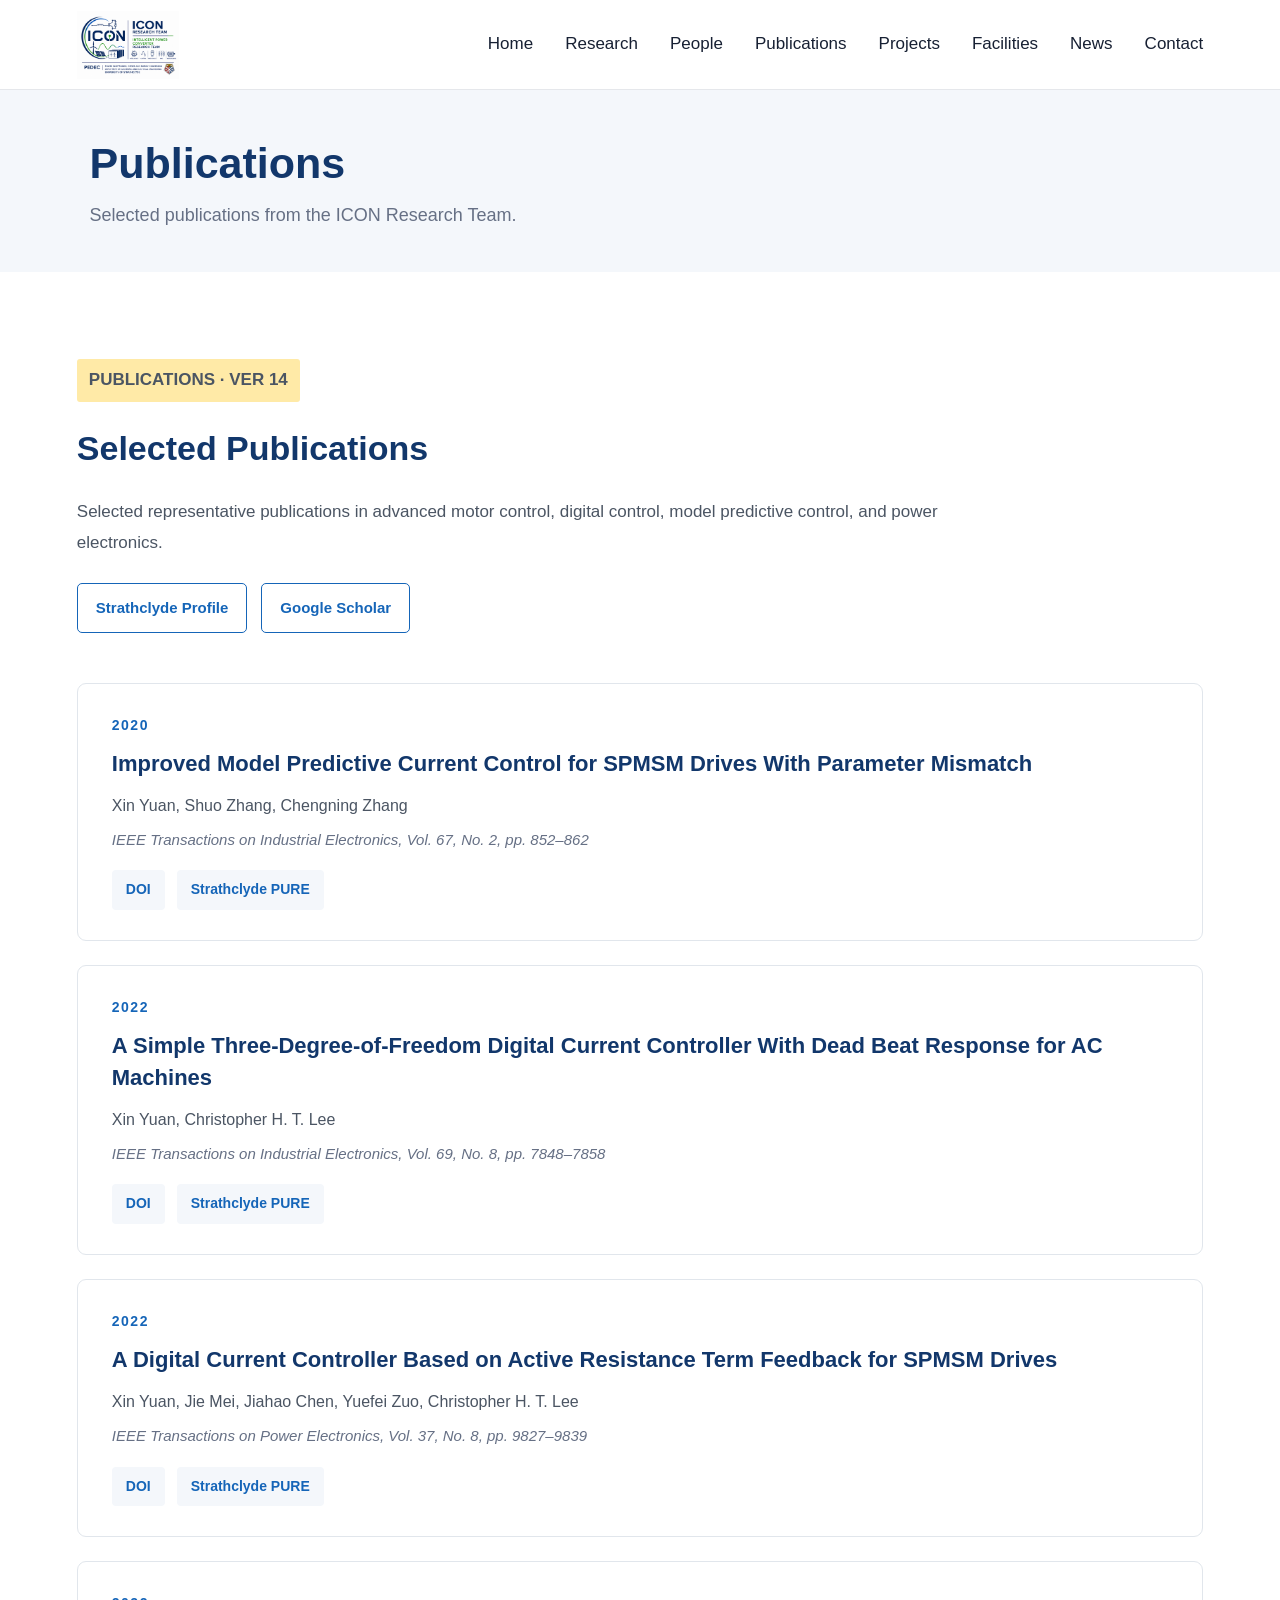
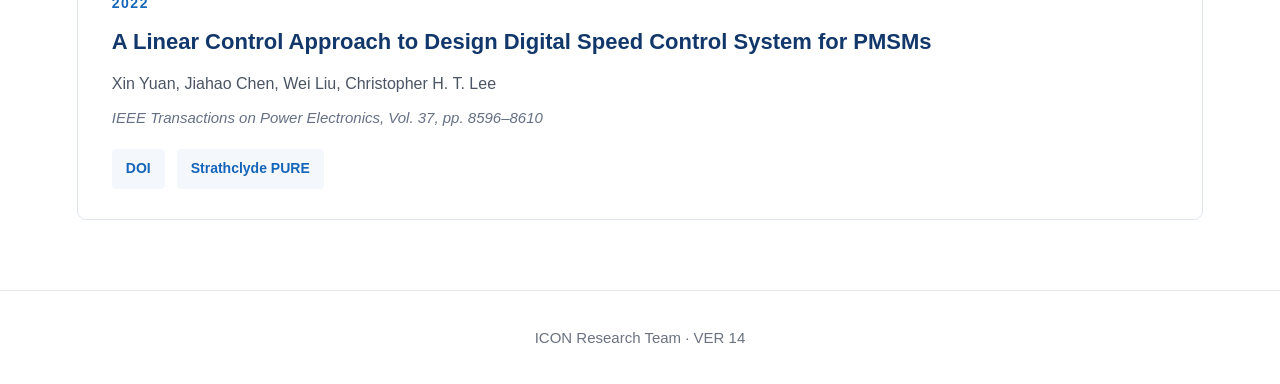
<file: publications.html>
<!DOCTYPE html>
<html lang="en">

<head>

    <meta charset="UTF-8">

    <meta name="viewport"
          content="width=device-width, initial-scale=1.0">

    <title>Publications | ICON Research Team | VER 14</title>

    <link rel="stylesheet" href="./css/style.css?v=12">


    <style>

        /* =========================
           Publications
        ========================= */

        .publication-intro {
            max-width: 900px;
            margin-bottom: 50px;
        }

        .publication-intro p {
            font-size: 17px;
            line-height: 1.8;
        }


        .profile-links {
            display: flex;
            flex-wrap: wrap;

            gap: 14px;

            margin-top: 25px;
        }


        .profile-link {
            display: inline-block;

            padding: 11px 18px;

            border: 1px solid #1565b8;

            border-radius: 5px;

            color: #1565b8;

            text-decoration: none;

            font-size: 15px;
            font-weight: 600;
        }


        .profile-link:hover {
            background: #1565b8;

            color: #ffffff;
        }


        .publication-list {
            display: flex;

            flex-direction: column;

            gap: 24px;
        }


        .publication-card {
            position: relative;

            padding: 30px 34px;

            border: 1px solid #e1e6ec;

            border-radius: 9px;

            background: #ffffff;

            transition:
                transform 0.2s ease,
                box-shadow 0.2s ease;
        }


        .publication-card:hover {
            transform: translateY(-3px);

            box-shadow:
                0 10px 28px
                rgba(0,0,0,0.07);
        }


        .publication-year {
            color: #1565b8;

            font-size: 14px;
            font-weight: 700;

            letter-spacing: 1.5px;

            margin-bottom: 10px;
        }


        .publication-card h3 {
            margin: 0 0 12px;

            font-size: 22px;

            line-height: 1.45;

            color: #12376b;
        }


        .publication-authors {
            margin-bottom: 8px;

            font-size: 16px;

            color: #4b5563;
        }


        .publication-journal {
            margin-bottom: 18px;

            font-size: 15px;

            font-style: italic;

            color: #667085;
        }


        .publication-links {
            display: flex;

            flex-wrap: wrap;

            gap: 12px;
        }


        .paper-link {
            display: inline-block;

            padding: 8px 14px;

            border-radius: 4px;

            background: #f4f7fb;

            color: #1565b8;

            text-decoration: none;

            font-size: 14px;

            font-weight: 600;
        }


        .paper-link:hover {
            background: #e7eef8;
        }


        @media (max-width: 700px) {

            .publication-card {
                padding: 24px;
            }

            .publication-card h3 {
                font-size: 20px;
            }

        }

    </style>

</head>


<body>


<header>

    <div class="logo">

        <a href="./index.html">

            <img
                src="./images/logo/logo.png"
                alt="ICON Research Team">

        </a>

    </div>


    <nav>

        <a href="./index.html">Home</a>

        <a href="./research.html">Research</a>

        <a href="./people.html">People</a>

        <a href="./publications.html">Publications</a>
        
        <a href="./projects.html">Projects</a>
        
        <a href="./facilities.html">Facilities</a>

        <a href="#">News</a>

        <a href="./contact.html">Contact</a>

    </nav>

</header>



<section class="page-header">

    <h1>
        Publications
    </h1>

    <p>
        Selected publications from the ICON Research Team.
    </p>

</section>



<section class="section">

    <div class="container">


        <p class="version-badge">
            PUBLICATIONS · VER 14
        </p>



        <div class="publication-intro">

            <h2>
                Selected Publications
            </h2>


            <p>
                Selected representative publications in advanced
                motor control, digital control, model predictive control,
                and power electronics.
            </p>


            <div class="profile-links">

                <a
                    class="profile-link"
                    href="https://www.strath.ac.uk/staff/yuanxindr/"
                    target="_blank"
                    rel="noopener">

                    Strathclyde Profile

                </a>


                <a
                    class="profile-link"
                    href="https://scholar.google.com/citations?user=oHuuDHoAAAAJ&hl=en"
                    target="_blank"
                    rel="noopener">

                    Google Scholar

                </a>

            </div>

        </div>



        <div class="publication-list">


            <!-- =========================
                 Paper 01
            ========================== -->

            <article class="publication-card">

                <div class="publication-year">
                    2020
                </div>

                <h3>
                    Improved Model Predictive Current Control
                    for SPMSM Drives With Parameter Mismatch
                </h3>

                <div class="publication-authors">
                    Xin Yuan, Shuo Zhang, Chengning Zhang
                </div>

                <div class="publication-journal">
                    IEEE Transactions on Industrial Electronics,
                    Vol. 67, No. 2, pp. 852–862
                </div>


                <div class="publication-links">

                    <a
                        class="paper-link"
                        href="https://doi.org/10.1109/TIE.2019.2901648"
                        target="_blank"
                        rel="noopener">

                        DOI

                    </a>


                    <a
                        class="paper-link"
                        href="https://pureportal.strath.ac.uk/en/publications/improved-model-predictive-current-control-for-spmsm-drives-with-p/"
                        target="_blank"
                        rel="noopener">

                        Strathclyde PURE

                    </a>

                </div>

            </article>



            <!-- =========================
                 Paper 02
            ========================== -->

            <article class="publication-card">

                <div class="publication-year">
                    2022
                </div>

                <h3>
                    A Simple Three-Degree-of-Freedom Digital
                    Current Controller With Dead Beat Response
                    for AC Machines
                </h3>

                <div class="publication-authors">
                    Xin Yuan, Christopher H. T. Lee
                </div>

                <div class="publication-journal">
                    IEEE Transactions on Industrial Electronics,
                    Vol. 69, No. 8, pp. 7848–7858
                </div>


                <div class="publication-links">

                    <a
                        class="paper-link"
                        href="https://doi.org/10.1109/TIE.2021.3109540"
                        target="_blank"
                        rel="noopener">

                        DOI

                    </a>


                    <a
                        class="paper-link"
                        href="https://pureportal.strath.ac.uk/en/publications/a-simple-three-degree-of-freedom-digital-current-controller-with-/"
                        target="_blank"
                        rel="noopener">

                        Strathclyde PURE

                    </a>

                </div>

            </article>



            <!-- =========================
                 Paper 03
            ========================== -->

            <article class="publication-card">

                <div class="publication-year">
                    2022
                </div>

                <h3>
                    A Digital Current Controller Based on
                    Active Resistance Term Feedback for SPMSM Drives
                </h3>

                <div class="publication-authors">
                    Xin Yuan, Jie Mei, Jiahao Chen,
                    Yuefei Zuo, Christopher H. T. Lee
                </div>

                <div class="publication-journal">
                    IEEE Transactions on Power Electronics,
                    Vol. 37, No. 8, pp. 9827–9839
                </div>


                <div class="publication-links">

                    <a
                        class="paper-link"
                        href="https://doi.org/10.1109/TPEL.2022.3153057"
                        target="_blank"
                        rel="noopener">

                        DOI

                    </a>


                    <a
                        class="paper-link"
                        href="https://pureportal.strath.ac.uk/en/publications/a-digital-current-controller-based-on-active-resistance-term-feed/"
                        target="_blank"
                        rel="noopener">

                        Strathclyde PURE

                    </a>

                </div>

            </article>



            <!-- =========================
                 Paper 04
            ========================== -->

            <article class="publication-card">

                <div class="publication-year">
                    2022
                </div>

                <h3>
                    A Linear Control Approach to Design
                    Digital Speed Control System for PMSMs
                </h3>

                <div class="publication-authors">
                    Xin Yuan, Jiahao Chen, Wei Liu,
                    Christopher H. T. Lee
                </div>

                <div class="publication-journal">
                    IEEE Transactions on Power Electronics,
                    Vol. 37, pp. 8596–8610
                </div>


                <div class="publication-links">

                    <a
                        class="paper-link"
                        href="https://doi.org/10.1109/TPEL.2022.3146174"
                        target="_blank"
                        rel="noopener">

                        DOI

                    </a>


                    <a
                        class="paper-link"
                        href="https://pureportal.strath.ac.uk/en/publications/a-linear-control-approach-to-design-digital-speed-control-system-/"
                        target="_blank"
                        rel="noopener">

                        Strathclyde PURE

                    </a>

                </div>

            </article>


        </div>

    </div>

</section>



<footer>

    ICON Research Team · VER 14

</footer>


</body>

</html>
</file>
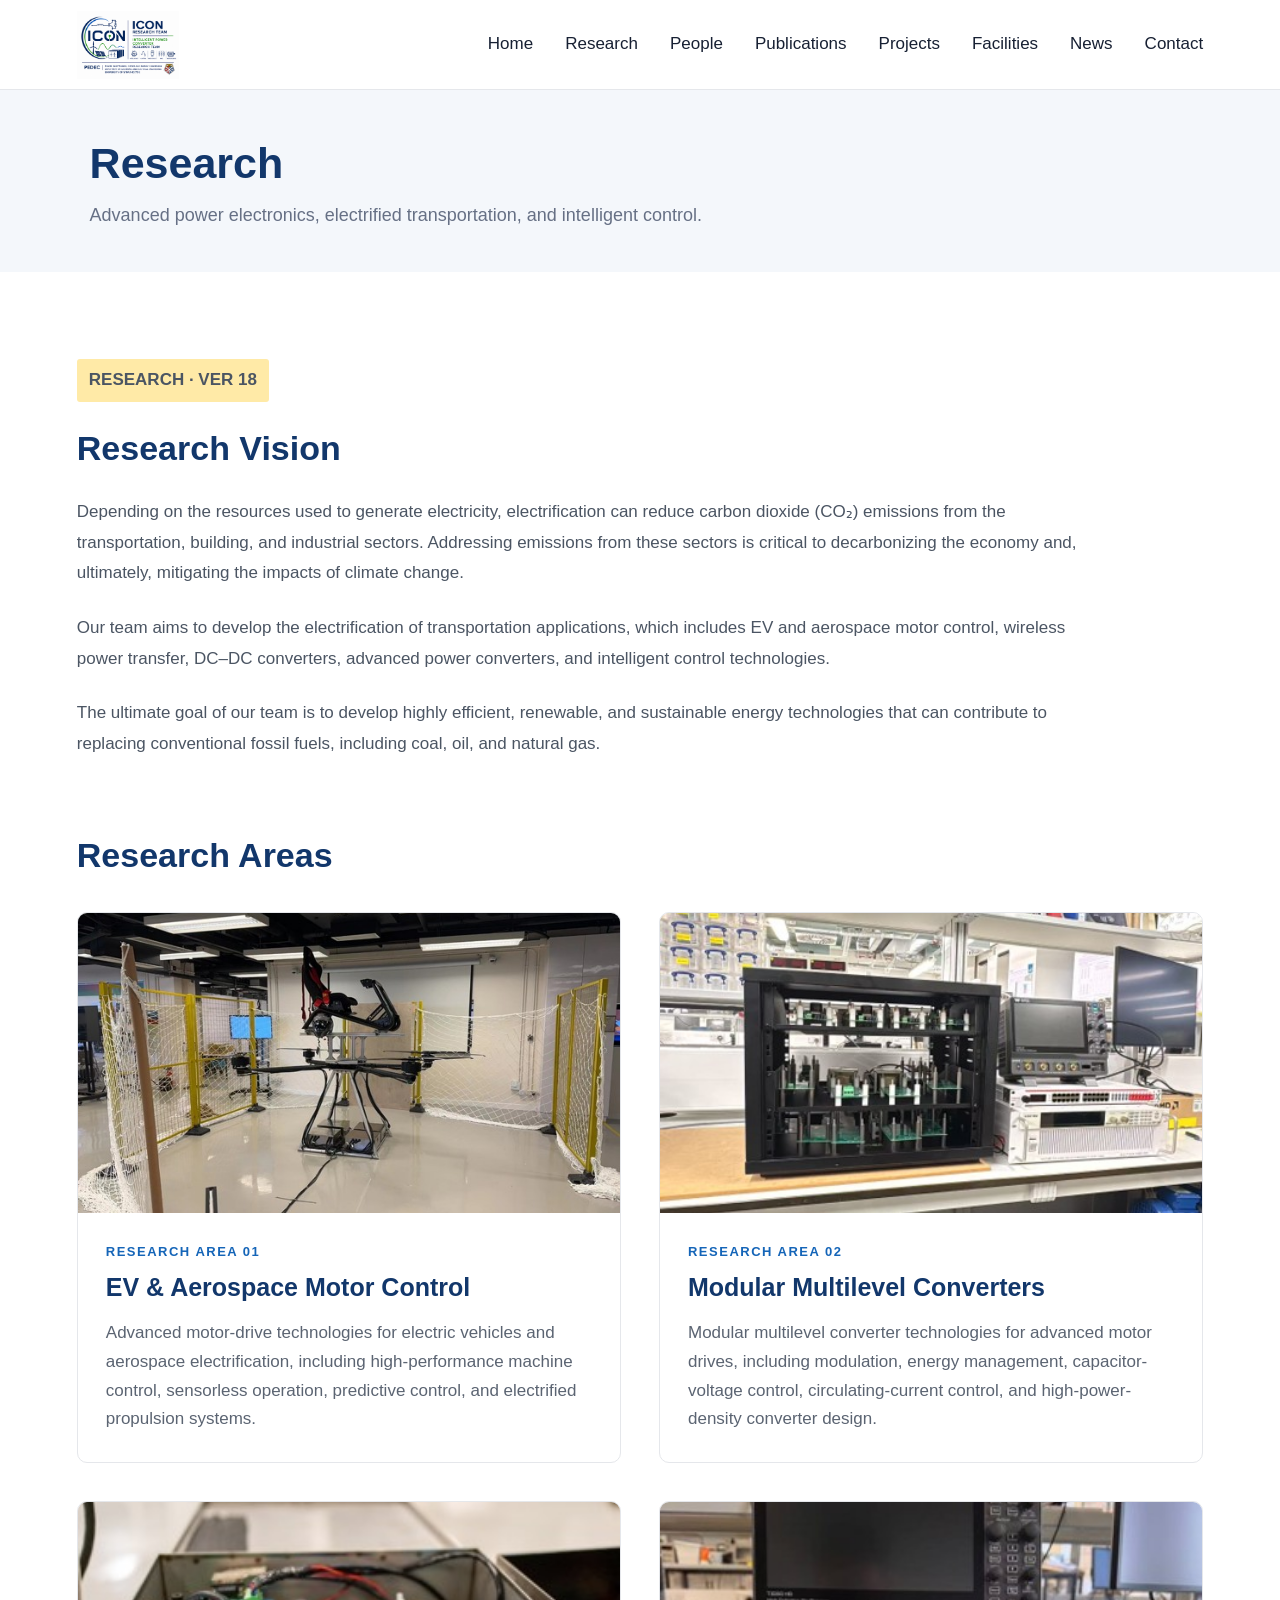
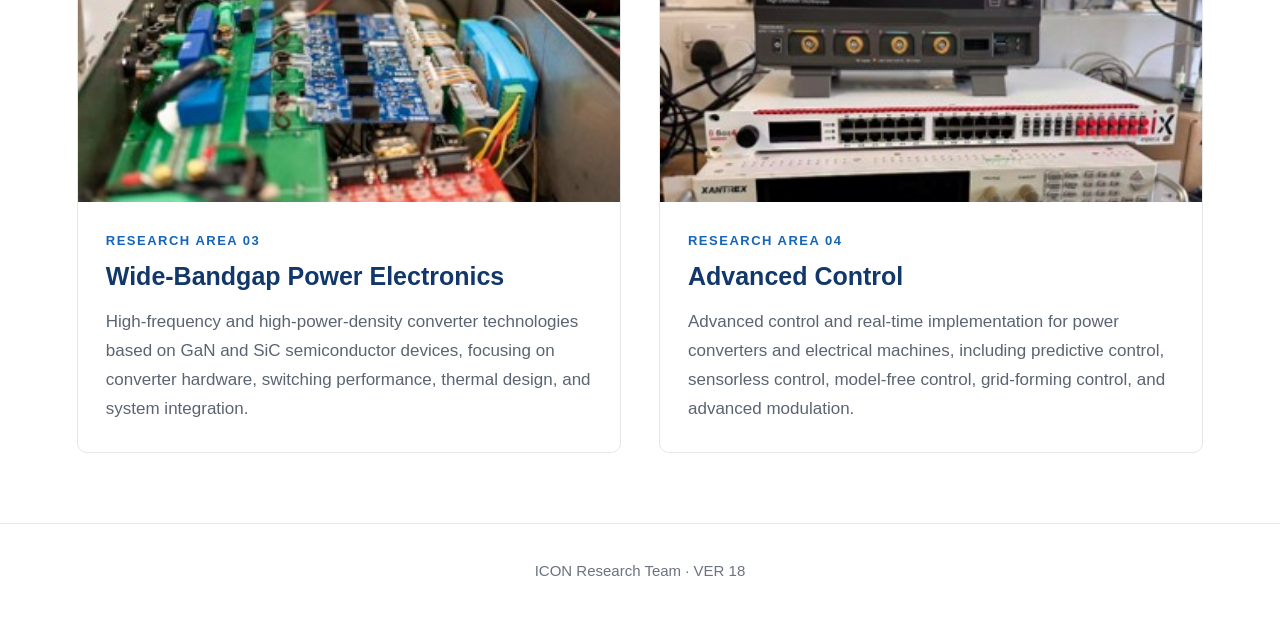
<file: research.html>
<!DOCTYPE html>
<html lang="en">

<head>

    <meta charset="UTF-8">

    <meta name="viewport"
          content="width=device-width, initial-scale=1.0">

    <title>Research | ICON Research Team | VER 18</title>

    <link rel="stylesheet" href="./css/style.css?v=12">


    <style>

        .research-vision {
            max-width: 1000px;

            font-size: 17px;
            line-height: 1.9;
        }

        .research-vision p {
            margin-bottom: 24px;
        }


        /* =========================
           Research Areas
        ========================= */

        .topic-grid {
            display: grid;

            grid-template-columns:
                repeat(2, 1fr);

            gap: 38px;

            margin-top: 35px;
        }


        .topic-card {
            border: 1px solid #e5e7eb;

            border-radius: 10px;

            overflow: hidden;

            background: #ffffff;

            transition:
                transform 0.25s ease,
                box-shadow 0.25s ease;
        }


        .topic-card:hover {
            transform: translateY(-5px);

            box-shadow:
                0 14px 35px
                rgba(0,0,0,0.08);
        }


        .topic-card img {
            width: 100%;

            height: 300px;

            object-fit: cover;

            display: block;
        }


        .topic-content {
            padding: 28px;
        }


        .topic-number {
            color: #1565b8;

            font-size: 13px;
            font-weight: 700;

            letter-spacing: 1.5px;
        }


        .topic-content h3 {
            margin: 8px 0 14px;

            font-size: 25px;

            color: #12376b;
        }


        .topic-content p {
            margin: 0;

            line-height: 1.7;

            color: #5b6472;
        }


        @media (max-width: 850px) {

            .topic-grid {
                grid-template-columns: 1fr;
            }

        }

    </style>

</head>



<body>


<header>

    <div class="logo">

        <a href="./index.html">

            <img
                src="./images/logo/logo.png"
                alt="ICON Research Team">

        </a>

    </div>


    <nav>

        <a href="./index.html">Home</a>

        <a href="./research.html">Research</a>

        <a href="./people.html">People</a>

        <a href="./publications.html">Publications</a>

        <a href="./projects.html">Projects</a>

        <a href="./facilities.html">Facilities</a>

        <a href="#">News</a>

        <a href="./contact.html">Contact</a>

    </nav>

</header>



<section class="page-header">

    <h1>
        Research
    </h1>

    <p>
        Advanced power electronics,
        electrified transportation,
        and intelligent control.
    </p>

</section>



<section class="section">

    <div class="container">


        <p class="version-badge">
            RESEARCH · VER 18
        </p>



        <!-- =========================
             Research Vision
        ========================== -->

        <div class="research-vision">

            <h2>
                Research Vision
            </h2>


            <p>
                Depending on the resources used to generate electricity,
                electrification can reduce carbon dioxide (CO₂) emissions
                from the transportation, building, and industrial sectors.
                Addressing emissions from these sectors is critical to
                decarbonizing the economy and, ultimately, mitigating the
                impacts of climate change.
            </p>


            <p>
                Our team aims to develop the electrification of transportation
                applications, which includes EV and aerospace motor control,
                wireless power transfer, DC–DC converters, advanced power
                converters, and intelligent control technologies.
            </p>


            <p>
                The ultimate goal of our team is to develop highly efficient,
                renewable, and sustainable energy technologies that can
                contribute to replacing conventional fossil fuels,
                including coal, oil, and natural gas.
            </p>

        </div>



        <!-- =========================
             Research Areas
        ========================== -->

        <h2 style="margin-top:75px;">
            Research Areas
        </h2>


        <div class="topic-grid">


            <!-- Research Area 01 -->

            <div class="topic-card">

                <img
                    src="./images/facilities/ev.jpg"
                    alt="EV and Aerospace Motor Control">

                <div class="topic-content">

                    <div class="topic-number">
                        RESEARCH AREA 01
                    </div>

                    <h3>
                        EV & Aerospace Motor Control
                    </h3>

                    <p>
                        Advanced motor-drive technologies for electric
                        vehicles and aerospace electrification, including
                        high-performance machine control, sensorless
                        operation, predictive control, and electrified
                        propulsion systems.
                    </p>

                </div>

            </div>



            <!-- Research Area 02 -->

            <div class="topic-card">

                <img
                    src="./images/facilities/converter.jpg"
                    alt="Modular Multilevel Converters">

                <div class="topic-content">

                    <div class="topic-number">
                        RESEARCH AREA 02
                    </div>

                    <h3>
                        Modular Multilevel Converters
                    </h3>

                    <p>
                        Modular multilevel converter technologies for
                        advanced motor drives, including modulation,
                        energy management, capacitor-voltage control,
                        circulating-current control, and
                        high-power-density converter design.
                    </p>

                </div>

            </div>



            <!-- Research Area 03 -->

            <div class="topic-card">

                <img
                    src="./images/facilities/ev2.jpg"
                    alt="Wide-Bandgap Power Electronics">

                <div class="topic-content">

                    <div class="topic-number">
                        RESEARCH AREA 03
                    </div>

                    <h3>
                        Wide-Bandgap Power Electronics
                    </h3>

                    <p>
                        High-frequency and high-power-density converter
                        technologies based on GaN and SiC semiconductor
                        devices, focusing on converter hardware,
                        switching performance, thermal design,
                        and system integration.
                    </p>

                </div>

            </div>



            <!-- Research Area 04 -->

            <div class="topic-card">

                <img
                    src="./images/facilities/controller.jpg"
                    alt="Advanced Control">

                <div class="topic-content">

                    <div class="topic-number">
                        RESEARCH AREA 04
                    </div>

                    <h3>
                        Advanced Control
                    </h3>

                    <p>
                        Advanced control and real-time implementation
                        for power converters and electrical machines,
                        including predictive control, sensorless control,
                        model-free control, grid-forming control,
                        and advanced modulation.
                    </p>

                </div>

            </div>


        </div>


    </div>

</section>



<footer>

    ICON Research Team · VER 18

</footer>


</body>

</html>
</file>
<file: css/style.css>
/* =========================================================
   ICON Research Team
   Global Style
   VER 12
========================================================= */


/* =========================
   GLOBAL
========================= */

* {
    box-sizing: border-box;
}

html {
    scroll-behavior: smooth;
}

body {
    margin: 0;

    font-family:
        Arial,
        Helvetica,
        sans-serif;

    font-size: 17px;
    line-height: 1.7;

    color: #1f2937;

    background: #ffffff;
}


.container {
    width: 88%;

    max-width: 1350px;

    margin: 0 auto;
}



/* =========================
   HEADER
========================= */

header {
    width: 100%;

    height: 90px;

    display: flex;

    align-items: center;

    justify-content: space-between;

    padding: 0 6%;

    background: #ffffff;

    border-bottom: 1px solid #e5e7eb;

    position: sticky;

    top: 0;

    z-index: 1000;
}


.logo {
    display: flex;

    align-items: center;
}


.logo a {
    display: flex;

    align-items: center;
}


.logo img {
    height: 68px;

    width: auto;

    display: block;
}


nav {
    display: flex;

    align-items: center;

    gap: 32px;
}


nav a {
    margin: 0;

    text-decoration: none;

    color: #172033;

    font-size: 17px;

    font-weight: 500;

    white-space: nowrap;
}


nav a:hover {
    color: #1565b8;
}



/* =========================
   HOME HERO
========================= */

.hero {
    min-height: 520px;

    display: flex;

    align-items: center;

    padding: 70px 7%;

    background: #f4f7fb;
}


.hero-content {
    max-width: 820px;
}


.hero h1 {
    margin: 0 0 24px;

    font-size: 56px;

    line-height: 1.12;

    color: #12376b;
}


.hero p {
    margin: 0;

    font-size: 20px;

    line-height: 1.8;

    color: #4b5563;
}



/* =========================
   SUB PAGE HEADER
========================= */

.page-header {
    background: #f4f7fb;

    padding: 48px 7% 42px;
}


.page-header h1 {
    margin: 0;

    font-size: 43px;

    line-height: 1.2;

    color: #12376b;
}


.page-header p {
    margin: 10px 0 0;

    font-size: 18px;

    color: #667085;
}



/* =========================
   SECTIONS
========================= */

.section {
    padding: 70px 0;
}


.section h2 {
    margin-top: 0;

    margin-bottom: 28px;

    font-size: 34px;

    line-height: 1.25;

    color: #12376b;
}


.section h3 {
    line-height: 1.35;
}


.section p {
    font-size: 17px;

    line-height: 1.8;

    color: #4b5563;
}



/* =========================
   STANDARD GRID
========================= */

.grid {
    display: grid;

    gap: 30px;
}


.grid-4 {
    grid-template-columns:
        repeat(4, 1fr);
}


.card {
    min-height: 250px;

    padding: 32px;

    background: #ffffff;

    border: 1px solid #e1e6ec;

    border-radius: 8px;
}


.card h3 {
    margin-top: 0;

    font-size: 22px;

    color: #12376b;
}



/* =========================
   PEOPLE
========================= */

.people-grid {
    display: grid;

    grid-template-columns:
        repeat(4, 1fr);

    gap: 48px 32px;
}


.person-card {
    text-align: center;
}


.person-card img {
    width: 100%;

    aspect-ratio: 4 / 5;

    object-fit: cover;

    border-radius: 8px;

    background: #f3f4f6;
}


.person-card h2 {
    margin: 18px 0 5px;

    font-size: 23px;

    color: #12376b;
}


.role {
    margin-bottom: 8px;

    color: #1565b8;

    font-size: 16px;

    font-weight: 600;
}


.topic {
    margin-top: 7px;

    font-size: 16px !important;

    line-height: 1.6 !important;

    color: #667085 !important;
}



/* =========================
   CONTACT
========================= */

.contact-box {
    max-width: 850px;
}


.contact-box a {
    color: #1565b8;
}



/* =========================
   BUTTONS
========================= */

.button {
    display: inline-block;

    padding: 13px 24px;

    text-decoration: none;

    border-radius: 5px;

    font-size: 16px;

    font-weight: 600;
}


.button-primary {
    background: #1565b8;

    color: #ffffff;
}


.button-secondary {
    color: #1565b8;

    border: 1px solid #1565b8;
}



/* =========================
   VERSION BADGE
========================= */

.version-badge {
    display: inline-block;

    padding: 6px 12px;

    margin-bottom: 25px;

    background: #ffeaa7;

    color: #222;

    font-size: 14px;

    font-weight: 700;

    border-radius: 3px;
}



/* =========================
   FOOTER
========================= */

footer {
    padding: 34px;

    text-align: center;

    color: #6b7280;

    font-size: 15px;

    background: #ffffff;

    border-top: 1px solid #e5e7eb;
}



/* =========================
   TABLET
========================= */

@media (max-width: 1100px) {

    nav {
        gap: 20px;
    }

    nav a {
        font-size: 15px;
    }

    .grid-4,
    .people-grid {
        grid-template-columns:
            repeat(2, 1fr);
    }

}



/* =========================
   MOBILE
========================= */

@media (max-width: 760px) {

    header {
        height: auto;

        flex-direction: column;

        padding: 15px 5%;
    }


    .logo img {
        height: 62px;
    }


    nav {
        margin-top: 12px;

        flex-wrap: wrap;

        justify-content: center;

        gap: 10px 16px;
    }


    nav a {
        font-size: 15px;
    }


    .hero {
        min-height: 430px;

        padding: 55px 7%;
    }


    .hero h1 {
        font-size: 39px;
    }


    .page-header {
        padding: 40px 7%;
    }


    .page-header h1 {
        font-size: 36px;
    }


    .grid-4,
    .people-grid {
        grid-template-columns: 1fr;
    }

}
</file>
